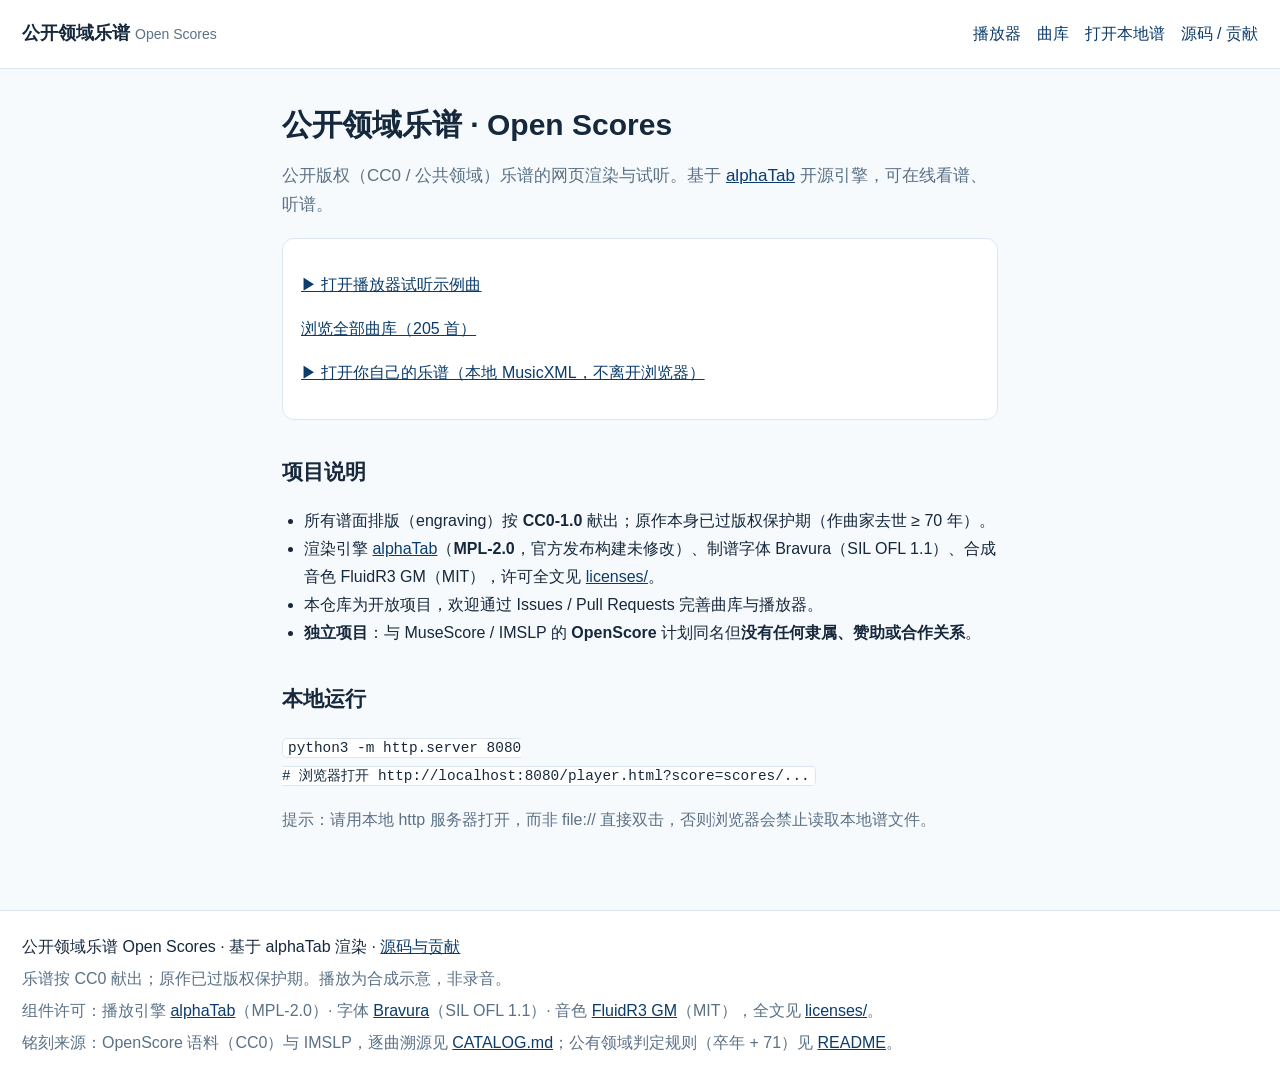
<file: index.html>
<!DOCTYPE html>
<html lang="zh-CN">
<head>
<meta charset="utf-8">
<meta name="viewport" content="width=device-width, initial-scale=1">
<title>公开领域乐谱 Open Scores</title>
<meta name="description" content="公开领域（CC0 / 公共领域）乐谱的网页渲染与试听，基于 alphaTab 开源引擎。">
<link rel="stylesheet" href="style.css">
</head>
<body>
<header class="site">
  <a class="brand" href="index.html">公开领域乐谱 <span>Open Scores</span></a>
  <nav>
    <a href="player.html">播放器</a>
    <a href="library.html">曲库</a>
    <a href="my-score.html">打开本地谱</a>
    <a href="https://github.com/caiyc-xd/openscores">源码 / 贡献</a>
  </nav>
</header>
<main>
  <h1>公开领域乐谱 · Open Scores</h1>
  <p class="lead">公开版权（CC0 / 公共领域）乐谱的网页渲染与试听。基于 <a href="https://www.alphatab.net/" target="_blank" rel="noopener">alphaTab</a> 开源引擎，可在线看谱、听谱。</p>
  <div class="card">
    <p><a href="player.html?score=scores/艺术歌曲/Jane%20Bingham%20Abbott/Jane%20Bingham%20Abbott%20-%20Just%20for%20Today.mxl">▶ 打开播放器试听示例曲</a></p>
    <p><a href="library.html">浏览全部曲库（205 首）</a></p>
    <p><a href="my-score.html">▶ 打开你自己的乐谱（本地 MusicXML，不离开浏览器）</a></p>
  </div>
  <h2>项目说明</h2>
  <ul>
    <li>所有谱面排版（engraving）按 <strong>CC0-1.0</strong> 献出；原作本身已过版权保护期（作曲家去世 ≥ 70 年）。</li>
    <li>渲染引擎 <a href="https://github.com/CoderLine/alphaTab" target="_blank" rel="noopener">alphaTab</a>（<strong>MPL-2.0</strong>，官方发布构建未修改）、制谱字体 Bravura（SIL OFL 1.1）、合成音色 FluidR3 GM（MIT），许可全文见 <a href="licenses/">licenses/</a>。</li>
    <li>本仓库为开放项目，欢迎通过 Issues / Pull Requests 完善曲库与播放器。</li>
    <li><strong>独立项目</strong>：与 MuseScore / IMSLP 的 <strong>OpenScore</strong> 计划同名但<strong>没有任何隶属、赞助或合作关系</strong>。</li>
  </ul>
  <h2>本地运行</h2>
  <pre><code>python3 -m http.server 8080
# 浏览器打开 http://localhost:8080/player.html?score=scores/...</code></pre>
  <p class="muted">提示：请用本地 http 服务器打开，而非 file:// 直接双击，否则浏览器会禁止读取本地谱文件。</p>
</main>
<footer class="site">
  <p>公开领域乐谱 Open Scores · 基于 alphaTab 渲染 · <a href="https://github.com/caiyc-xd/openscores">源码与贡献</a></p>
  <p class="muted">乐谱按 CC0 献出；原作已过版权保护期。播放为合成示意，非录音。</p>
  <p class="muted">组件许可：播放引擎 <a href="licenses/alphaTab-MPL-2.0.txt" target="_blank" rel="noopener">alphaTab</a>（MPL-2.0）· 字体 <a href="licenses/Bravura-OFL-1.1.txt" target="_blank" rel="noopener">Bravura</a>（SIL OFL 1.1）· 音色 <a href="licenses/FluidR3Mono_GM-MIT.txt" target="_blank" rel="noopener">FluidR3 GM</a>（MIT），全文见 <a href="licenses/" target="_blank" rel="noopener">licenses/</a>。</p>
  <p class="muted">铭刻来源：OpenScore 语料（CC0）与 IMSLP，逐曲溯源见 <a href="scores/CATALOG.md" target="_blank" rel="noopener">CATALOG.md</a>；公有领域判定规则（卒年 + 71）见 <a href="README.md" target="_blank" rel="noopener">README</a>。</p>
</footer>
</body>
</html>
</file>
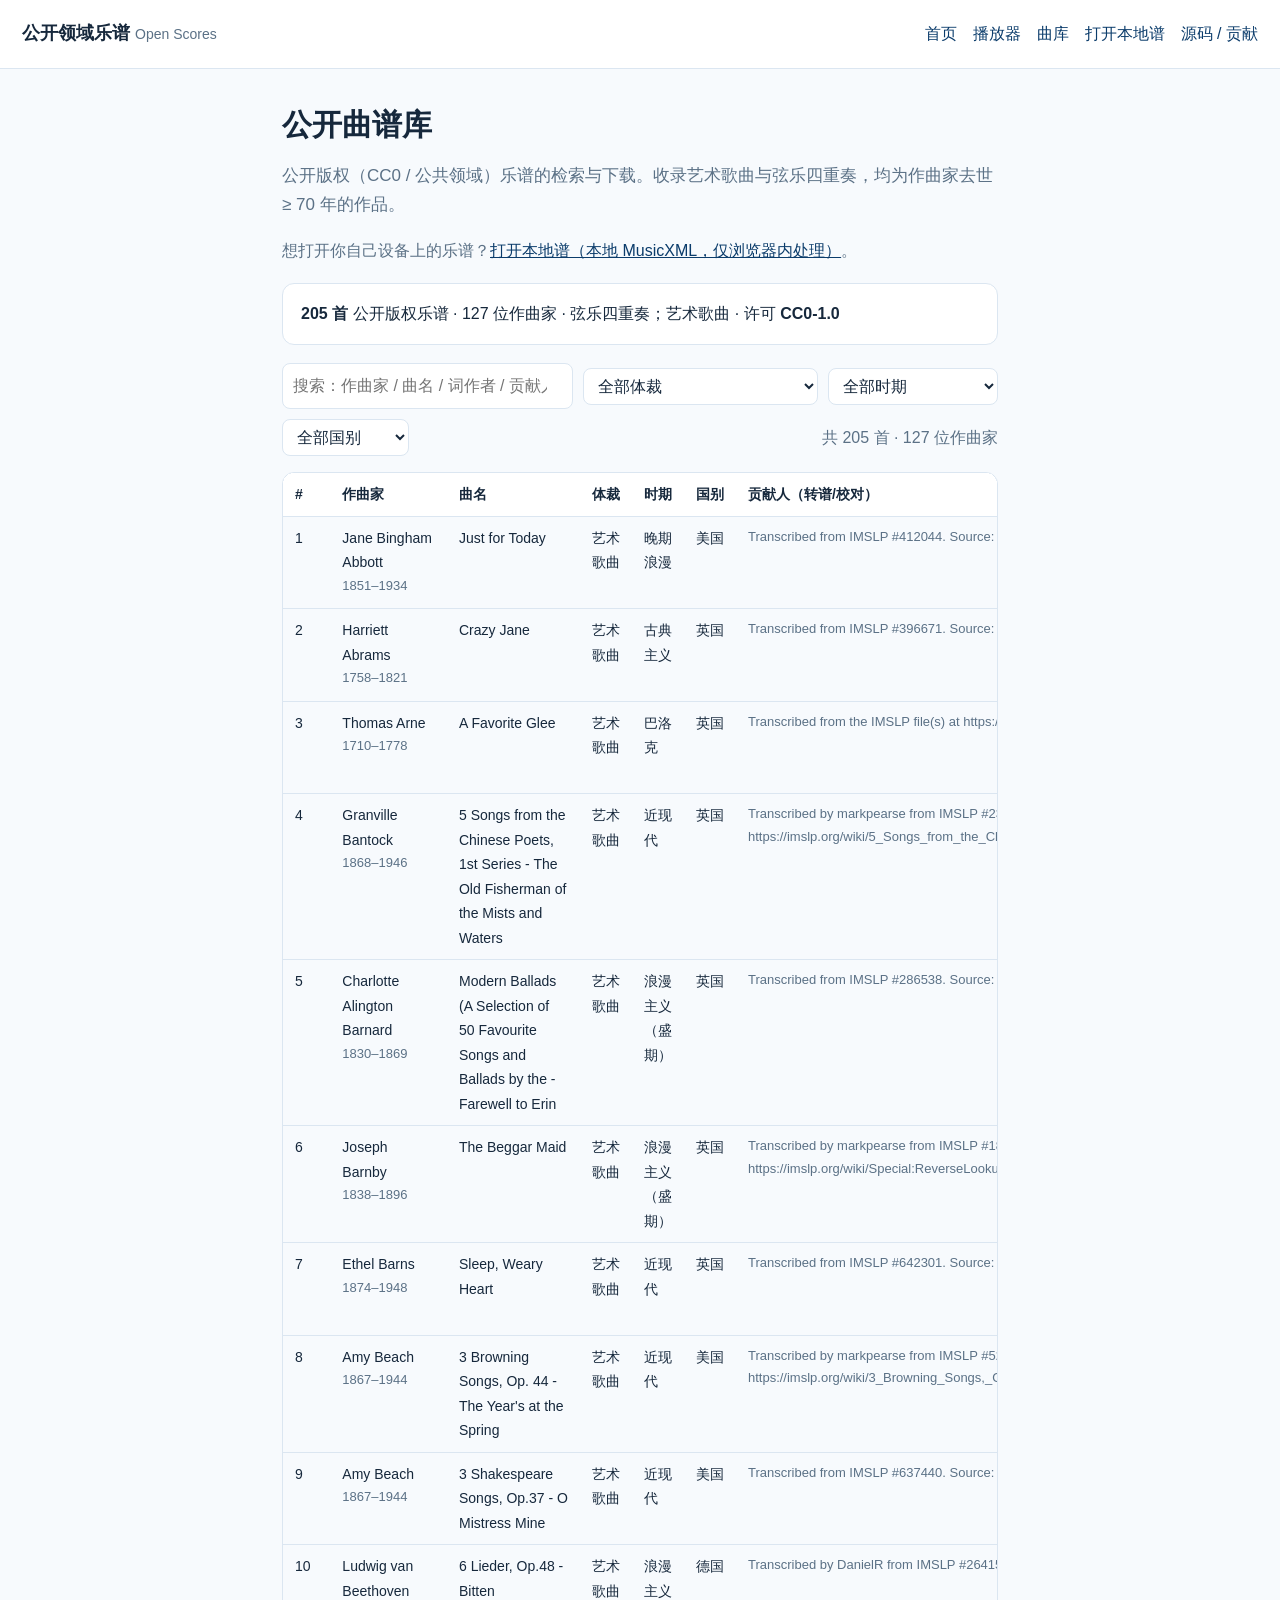
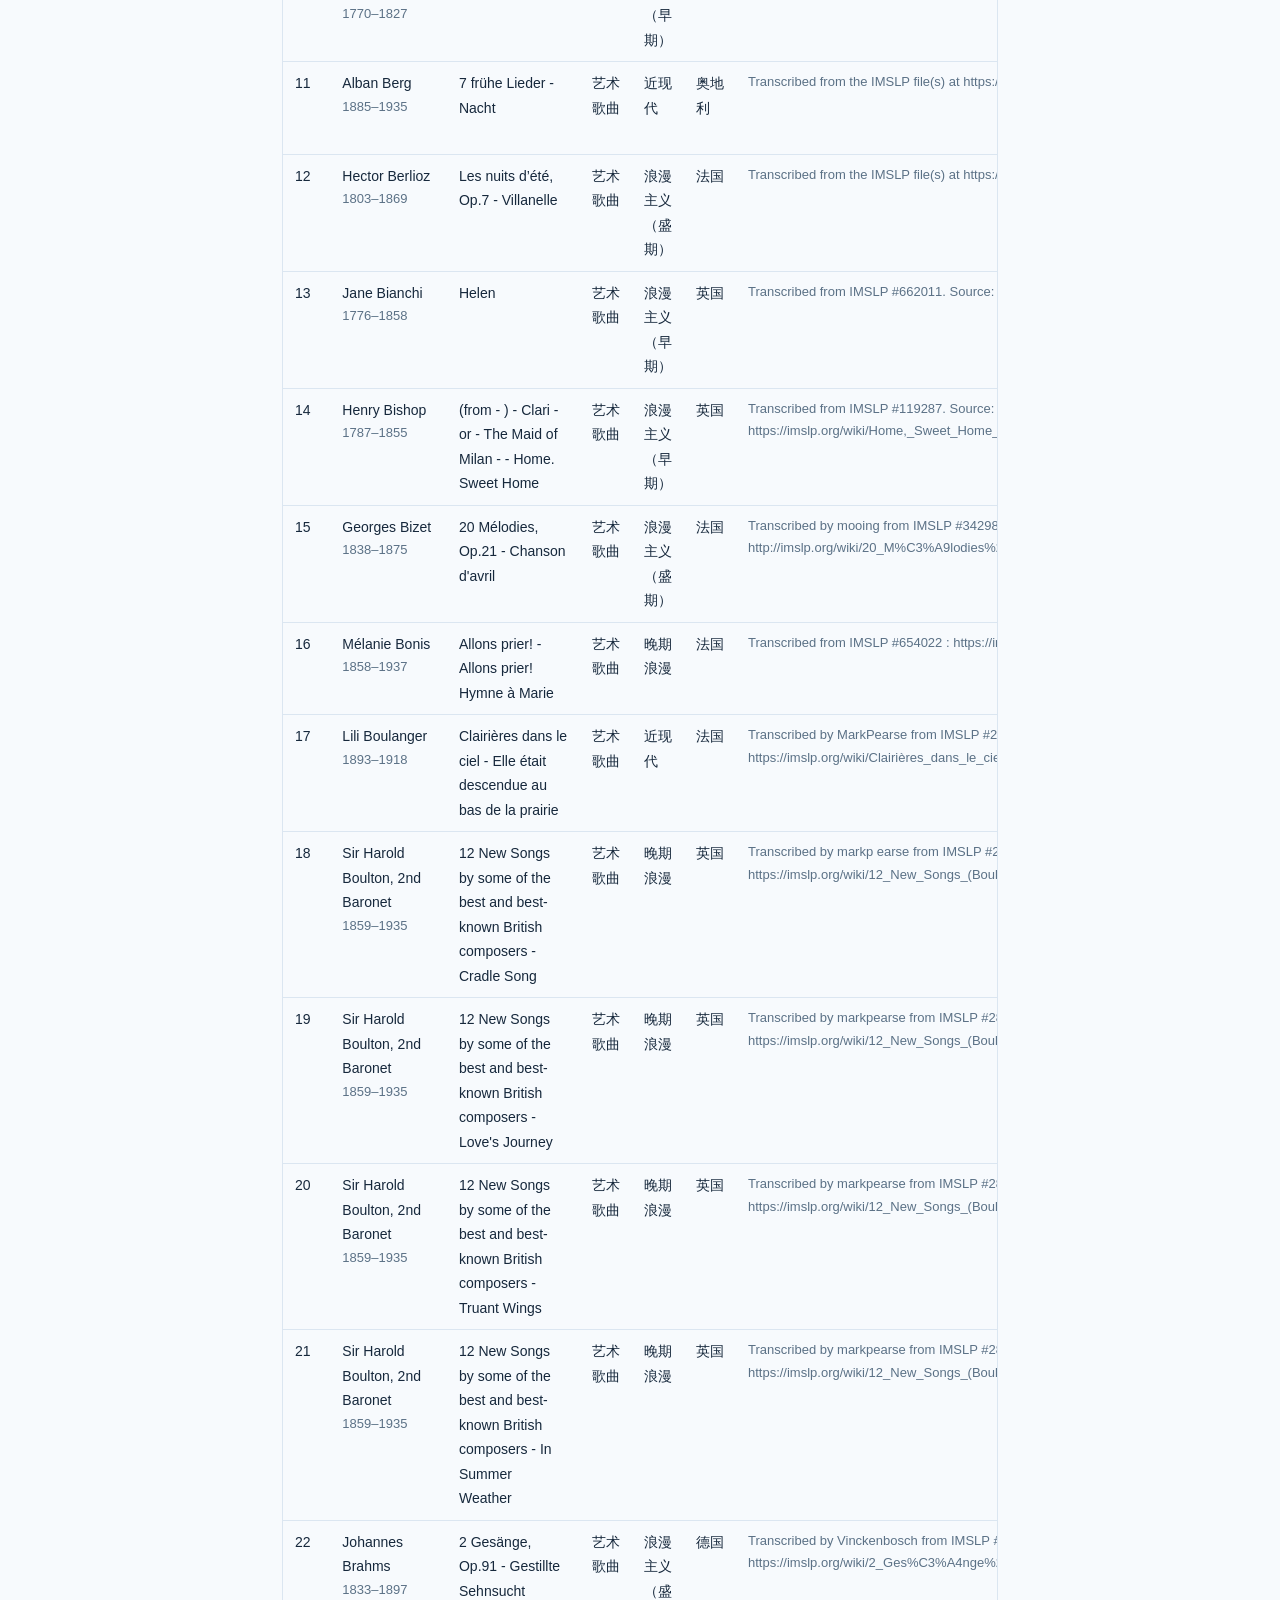
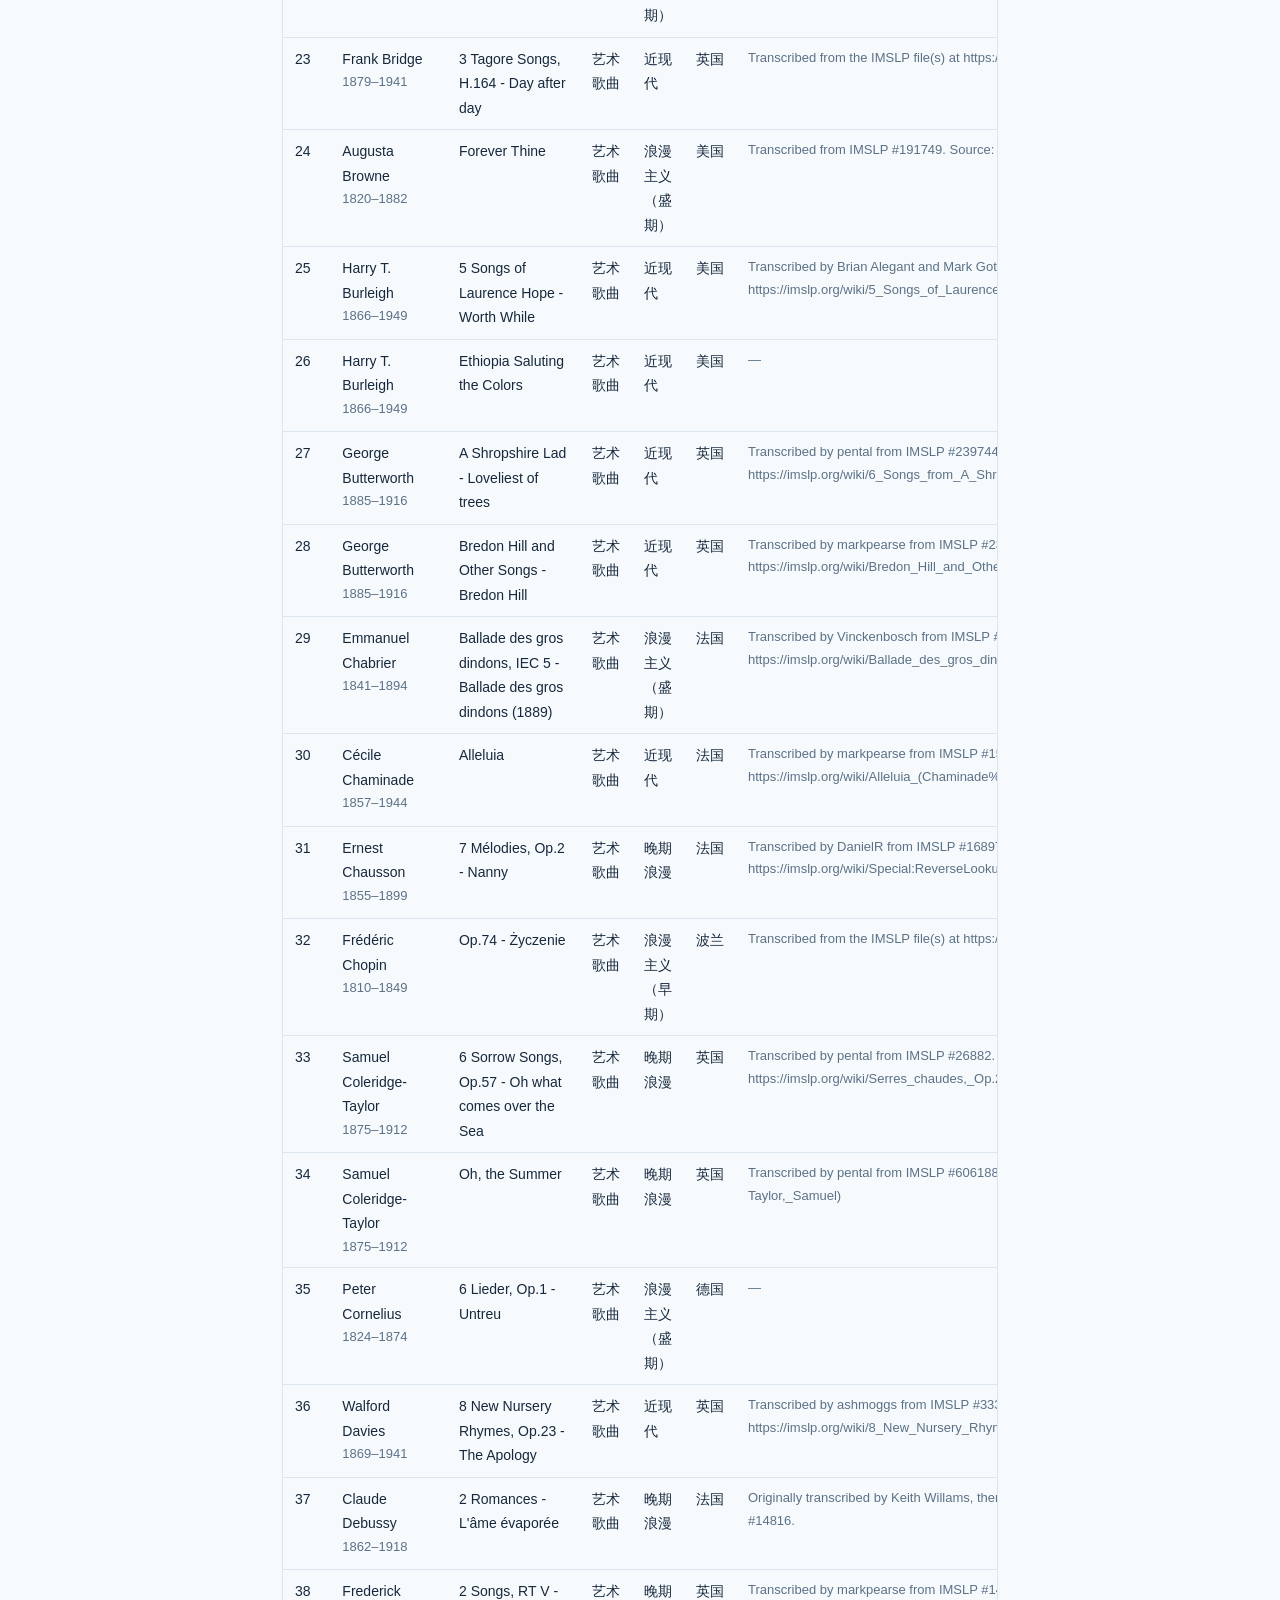
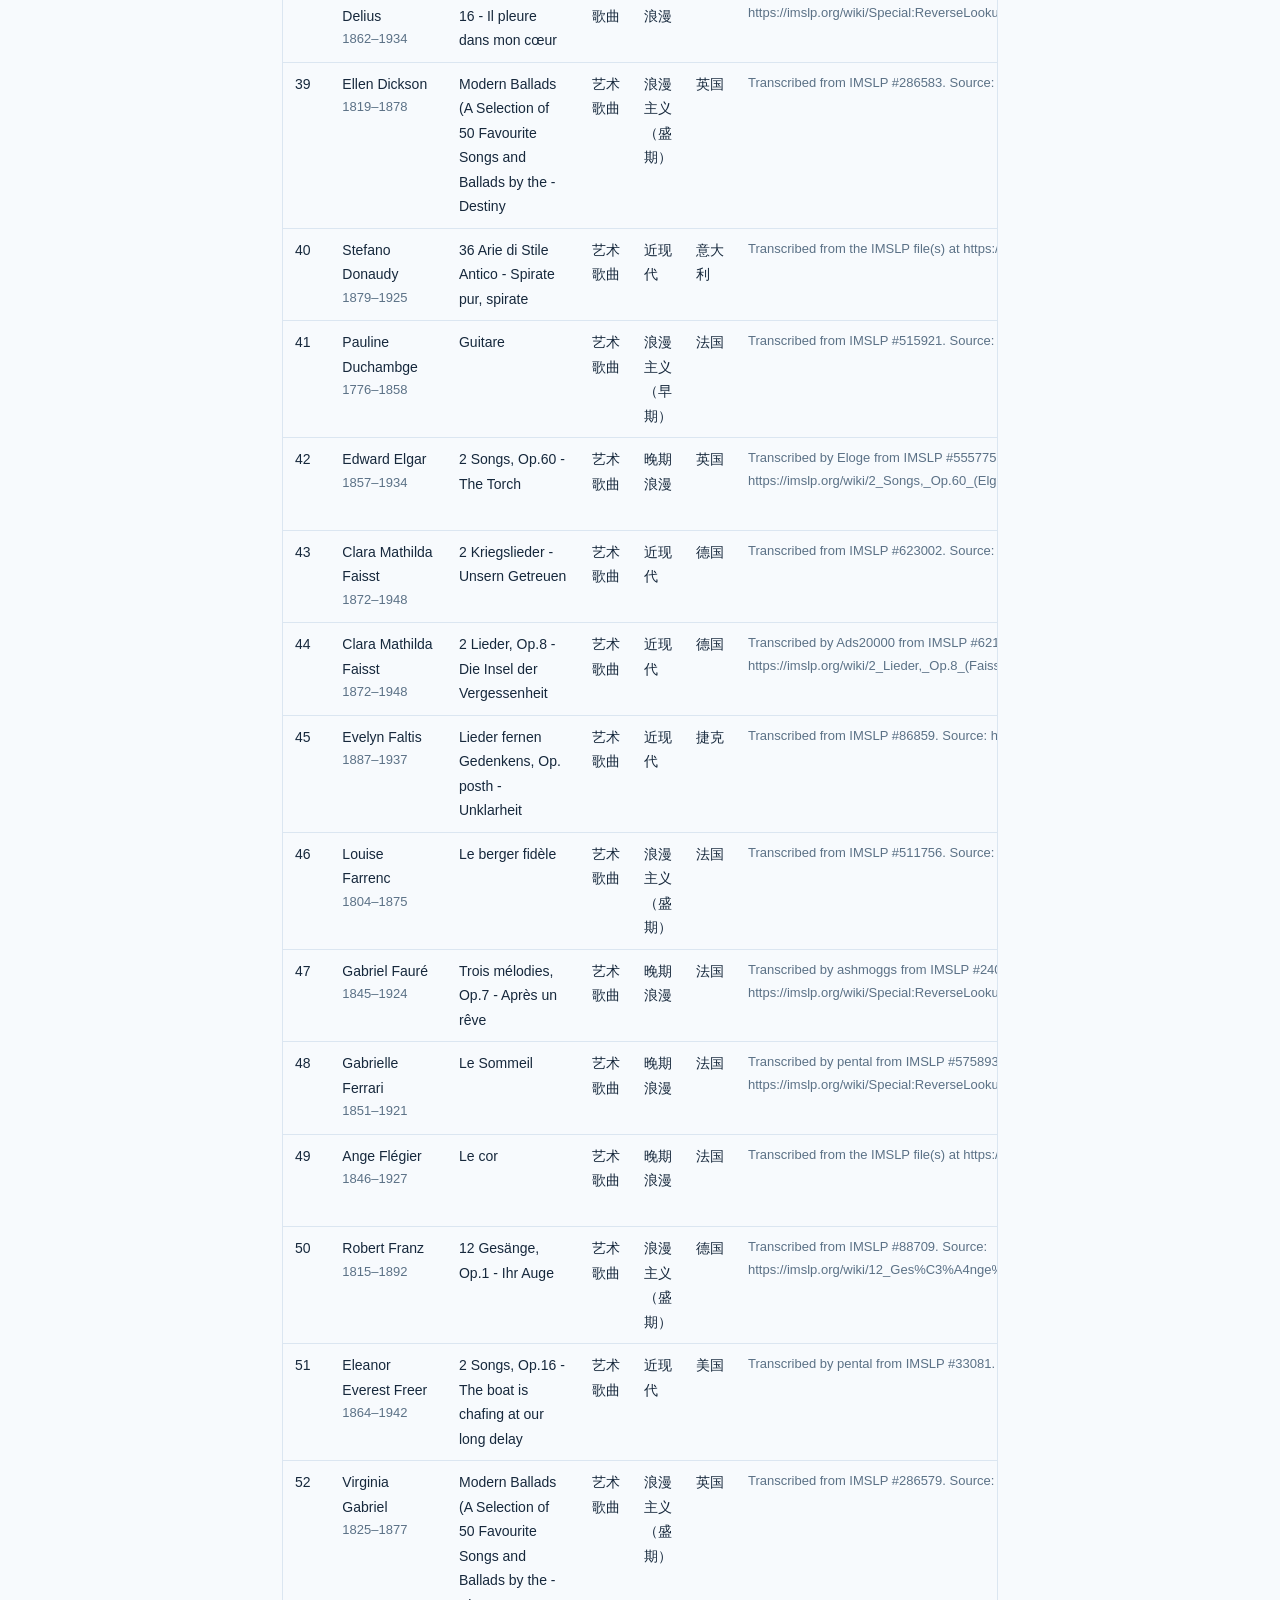
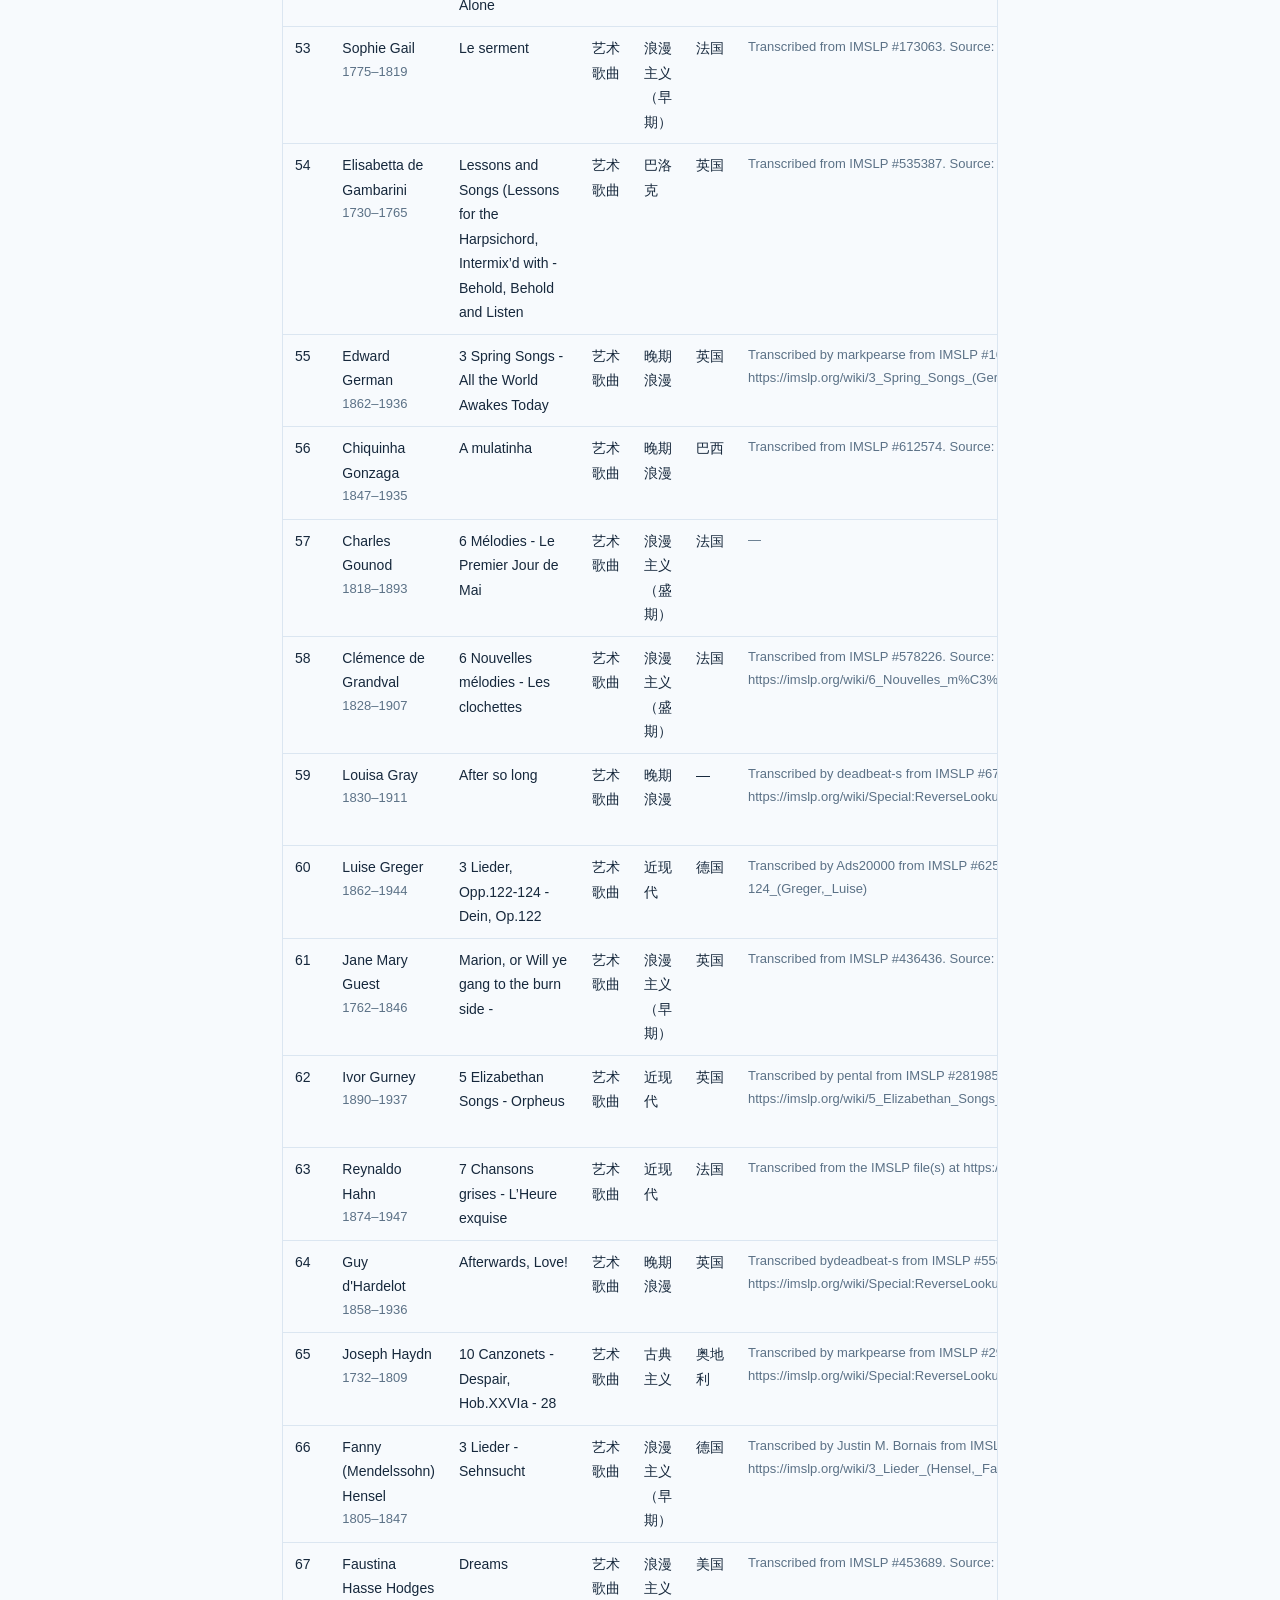
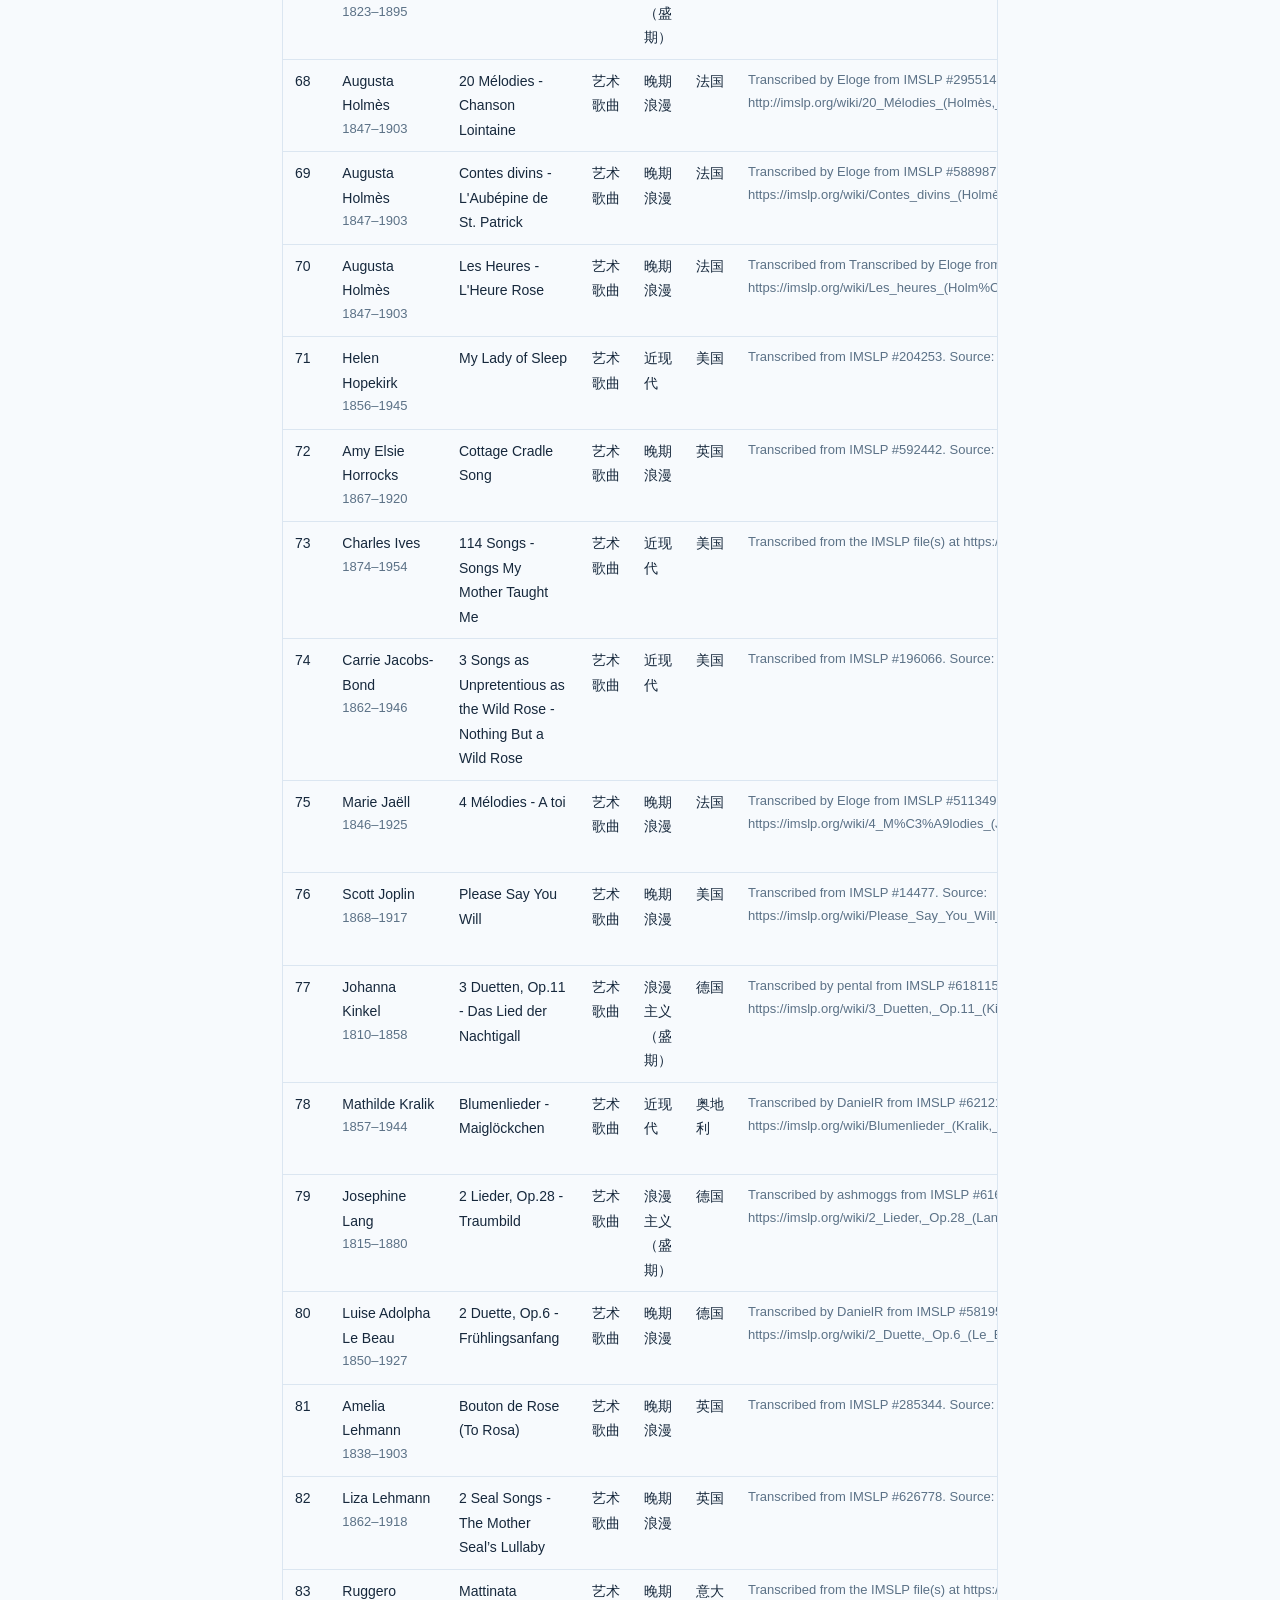
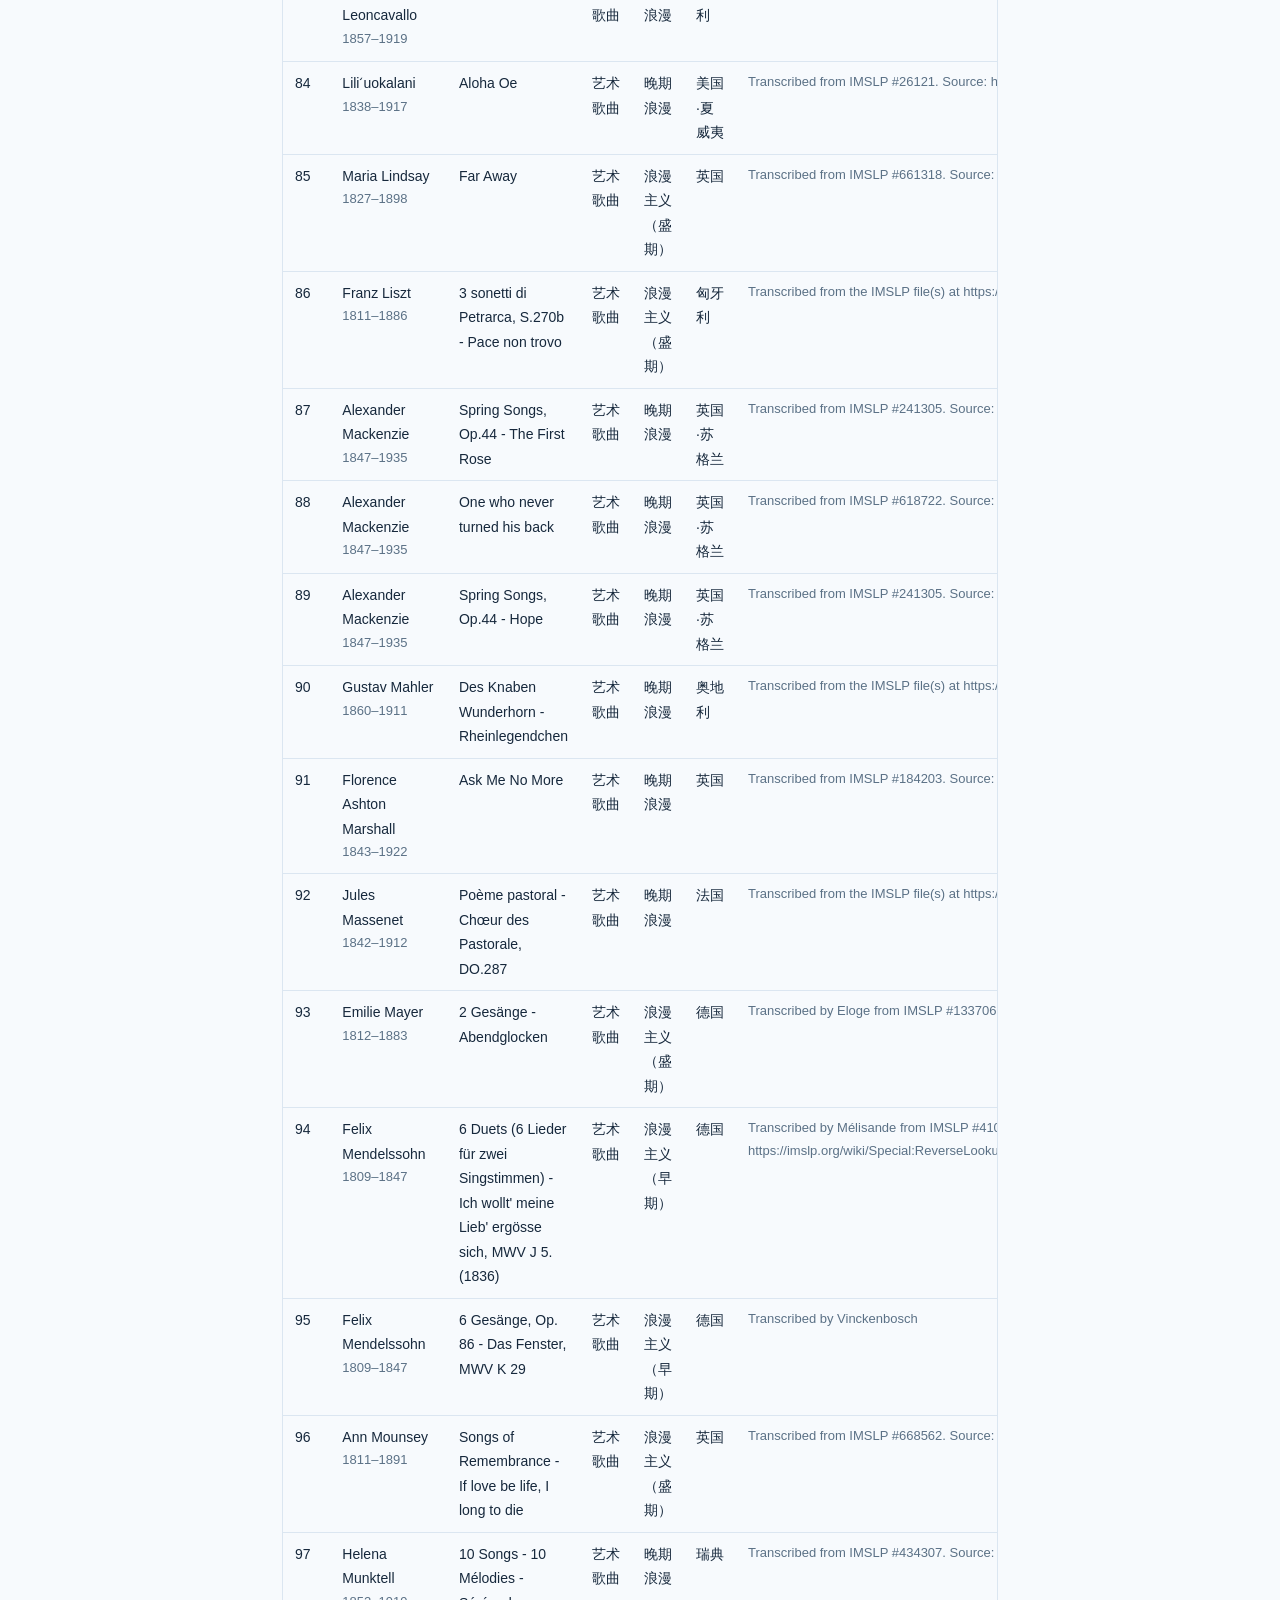
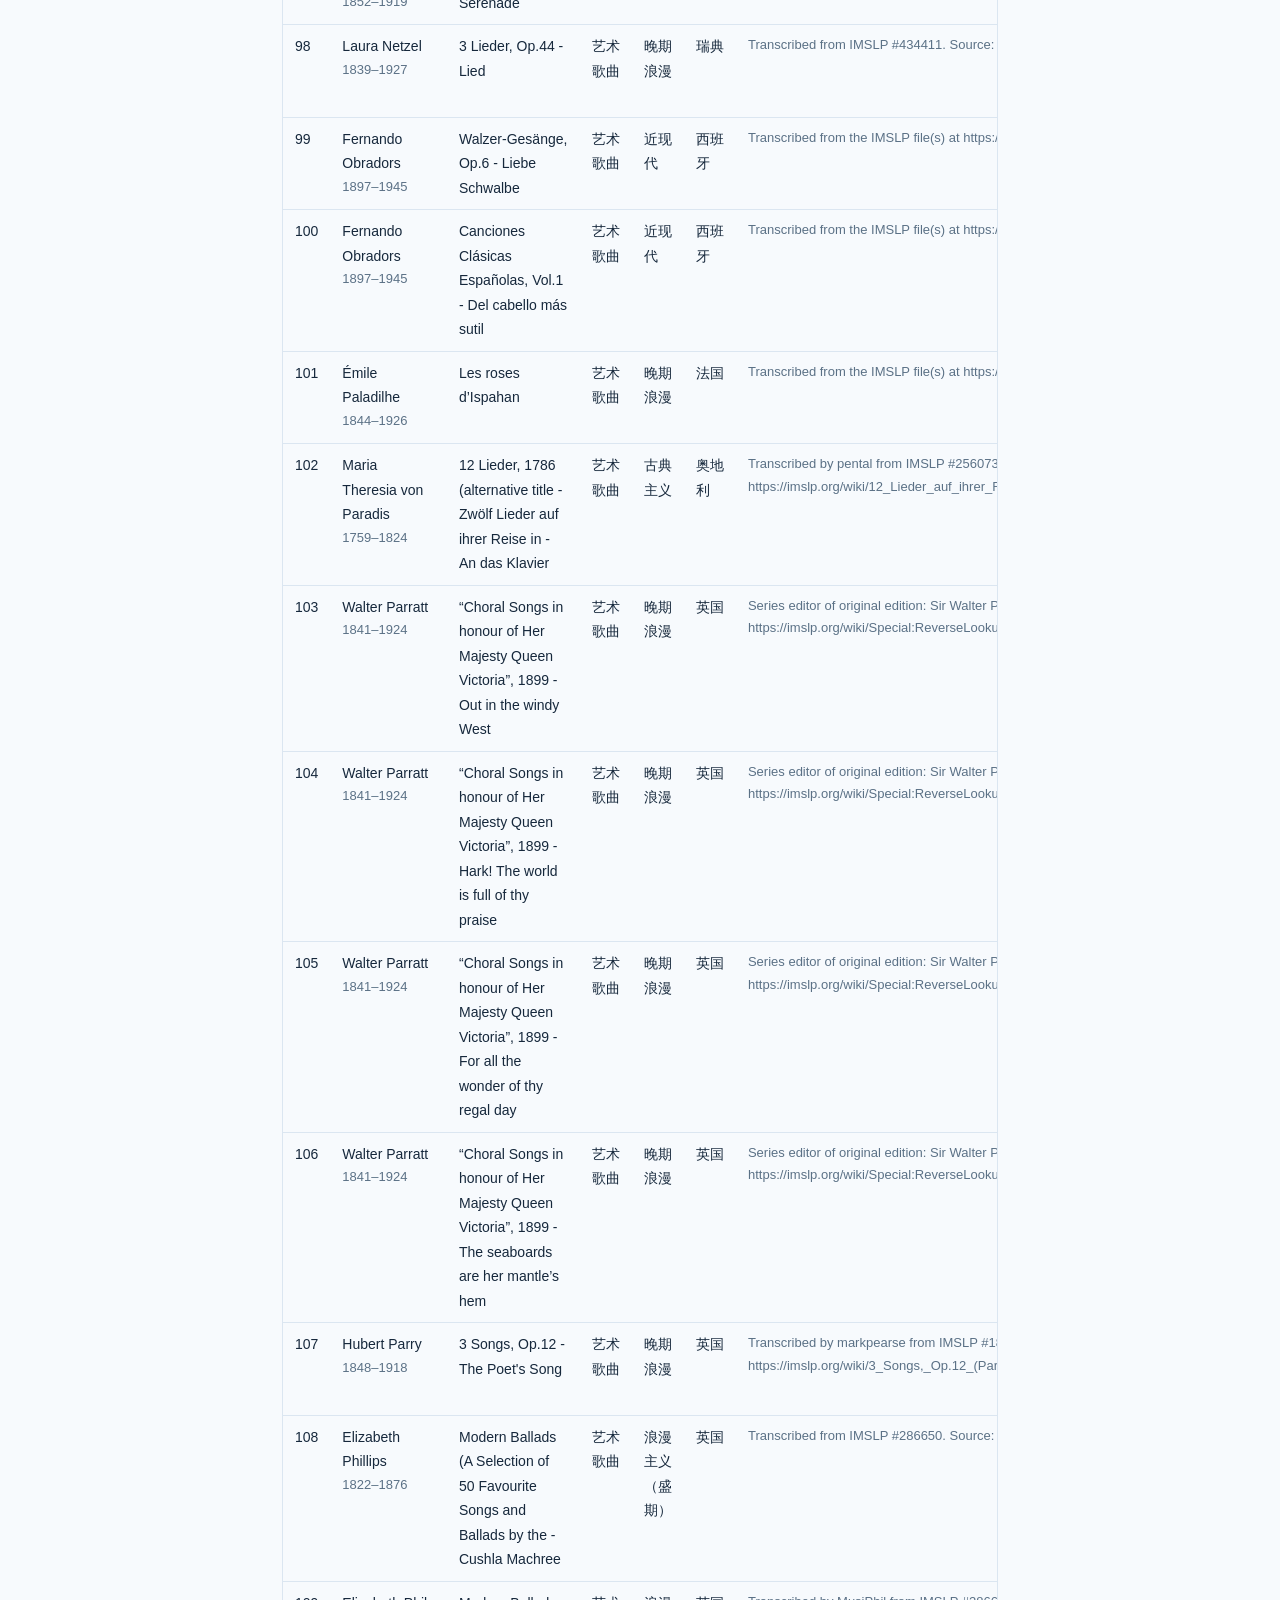
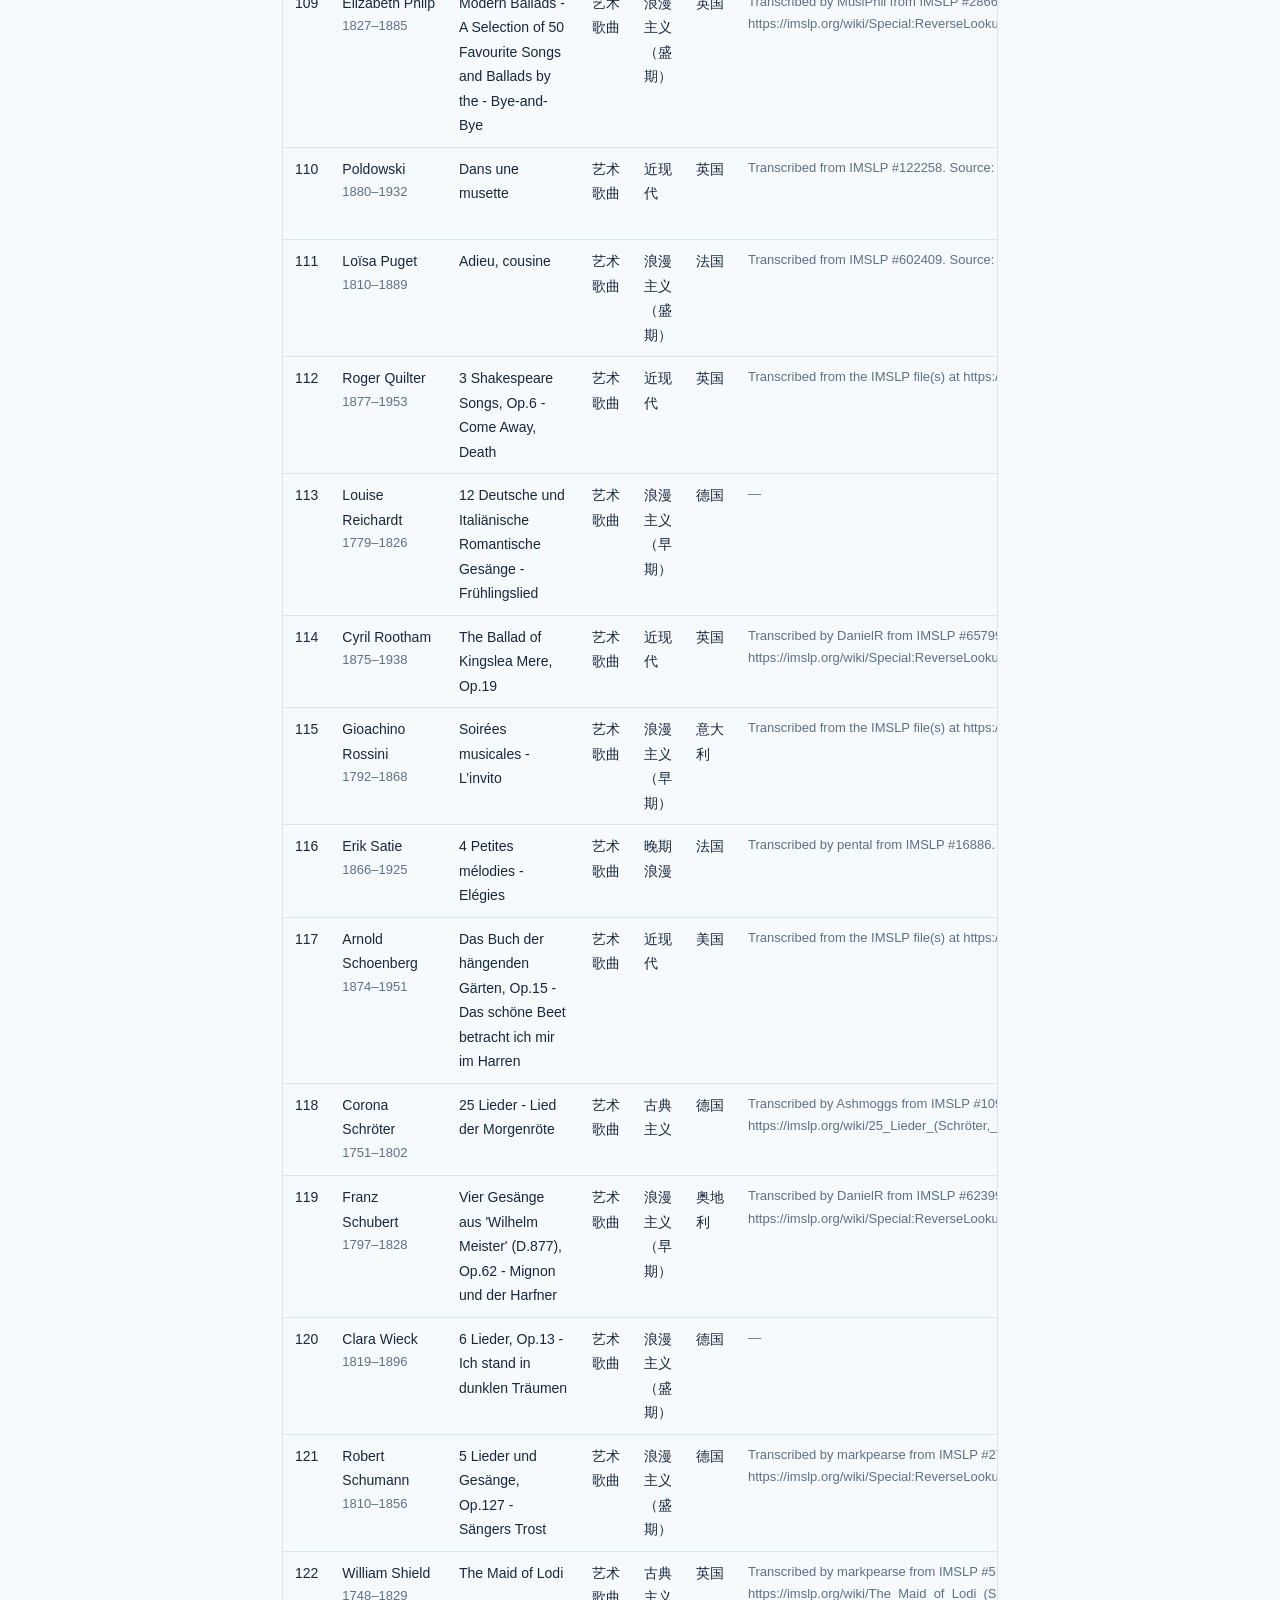
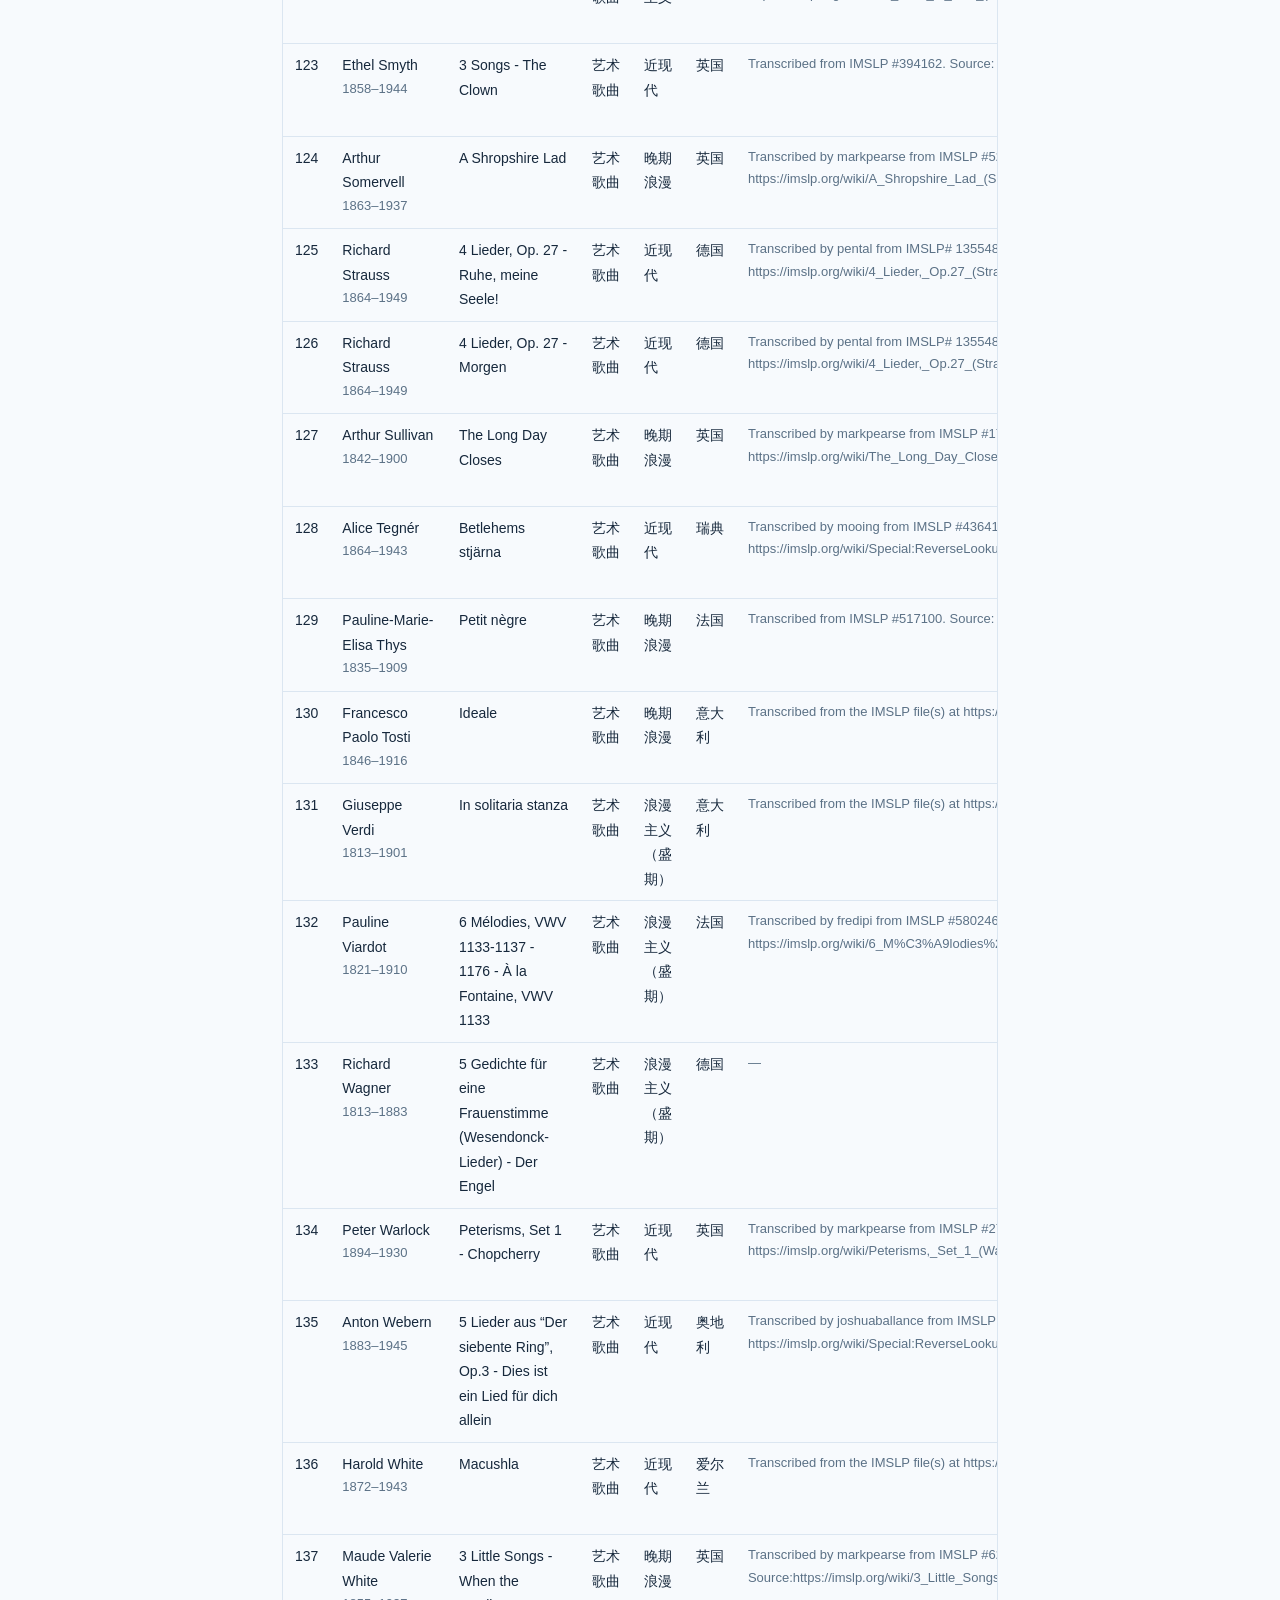
<file: library.html>
<!DOCTYPE html>
<html lang="zh-CN">
<head>
<meta charset="utf-8">
<meta name="viewport" content="width=device-width, initial-scale=1">
<title>公开曲谱库 · Open Scores</title>
<meta name="description" content="公开版权（CC0 / 公共领域）乐谱检索与下载：艺术歌曲与弦乐四重奏，均为作曲家去世 ≥ 70 年的作品。">
<link rel="stylesheet" href="style.css">
<style>
  .controls { display:flex; flex-wrap:wrap; gap:10px; margin:16px 0; align-items:center; }
  .controls input, .controls select {
    font:inherit; padding:8px 10px; border:1px solid var(--line);
    border-radius:8px; background:var(--card); color:var(--fg);
  }
  .controls input[type=search] { flex:1 1 240px; min-width:200px; }
  .count { color:var(--muted); margin-left:auto; white-space:nowrap; }
  .tablewrap { overflow-x:auto; border:1px solid var(--line); border-radius:12px; }
  table { border-collapse:collapse; width:100%; font-size:14px; }
  th, td { text-align:left; padding:9px 12px; border-bottom:1px solid var(--line); vertical-align:top; }
  th { background:var(--card); position:sticky; top:0; cursor:pointer; white-space:nowrap; }
  tbody tr:hover { background:var(--card); }
  .dl { display:inline-block; padding:4px 10px; border:1px solid var(--accent);
        border-radius:7px; color:var(--accent); text-decoration:none; white-space:nowrap; }
  .dl:hover { background:var(--accent); color:var(--bg); }
  .muted2 { color:var(--muted); font-size:13px; }
  .err { color:#c0392b; }
  @media (max-width:560px){ th:nth-child(4),td:nth-child(4),
    th:nth-child(5),td:nth-child(5),th:nth-child(6),td:nth-child(6){ display:none; } }
</style>
</head>
<body>
<header class="site">
  <a class="brand" href="index.html">公开领域乐谱 <span>Open Scores</span></a>
  <nav>
    <a href="index.html">首页</a>
    <a href="player.html">播放器</a>
    <a href="library.html">曲库</a>
    <a href="my-score.html">打开本地谱</a>
    <a href="https://github.com/caiyc-xd/openscores">源码 / 贡献</a>
  </nav>
</header>
<main>
<h1>公开曲谱库</h1>
<p class="lead">公开版权（CC0 / 公共领域）乐谱的检索与下载。收录艺术歌曲与弦乐四重奏，均为作曲家去世 ≥ 70 年的作品。</p>
<p class="muted">想打开你自己设备上的乐谱？<a href="my-score.html">打开本地谱（本地 MusicXML，仅浏览器内处理）</a>。</p>
<div class="card" id="summary">正在加载曲库清单…</div>

<div class="controls">
  <input type="search" id="q" placeholder="搜索：作曲家 / 曲名 / 词作者 / 贡献人…" autocomplete="off">
  <select id="fCat"><option value="">全部体裁</option></select>
  <select id="fEra"><option value="">全部时期</option></select>
  <select id="fNat"><option value="">全部国别</option></select>
  <span class="count" id="count"></span>
</div>

<div class="tablewrap">
<table id="tbl">
  <thead>
    <tr>
      <th>#</th><th>作曲家</th><th>曲名</th><th>体裁</th><th>时期</th><th>国别</th><th>贡献人（转谱/校对）</th><th>源</th><th>下载</th>
    </tr>
  </thead>
  <tbody id="rows"></tbody>
</table>
</div>

<p class="muted2" style="margin-top:14px">
  下载为 <code>.mxl</code>（压缩的 MusicXML，可用 MuseScore、Finale 等直接打开）。
  所有谱面排版（engraving）按 <strong>CC0-1.0</strong> 献出；原作本身已过版权保护期。
  逐曲溯源见 <a href="scores/CATALOG.md">CATALOG.md</a>，完整清单见 <a href="scores/catalog.json">catalog.json</a>。
</p>
</main>
<footer class="site">
  <p>公开领域乐谱 Open Scores · 基于 alphaTab 渲染 · <a href="https://github.com/caiyc-xd/openscores">源码与贡献</a></p>
  <p class="muted">乐谱按 CC0 献出；原作已过版权保护期。播放为合成示意，非录音。</p>
  <p class="muted">组件许可：播放引擎 <a href="licenses/alphaTab-MPL-2.0.txt" target="_blank" rel="noopener">alphaTab</a>（MPL-2.0）· 字体 <a href="licenses/Bravura-OFL-1.1.txt" target="_blank" rel="noopener">Bravura</a>（SIL OFL 1.1）· 音色 <a href="licenses/FluidR3Mono_GM-MIT.txt" target="_blank" rel="noopener">FluidR3 GM</a>（MIT），全文见 <a href="licenses/" target="_blank" rel="noopener">licenses/</a>。</p>
  <p class="muted">铭刻来源：OpenScore 语料（CC0）与 IMSLP，逐曲溯源见 <a href="scores/CATALOG.md" target="_blank" rel="noopener">CATALOG.md</a>；公有领域判定规则（卒年 + 71）见 <a href="README.md" target="_blank" rel="noopener">README</a>。</p>
</footer>

<script>
const $ = s => document.querySelector(s);
let DATA = [];

function dlUrl(p){ return "scores/" + p.replace(/\.(musicxml|xml)$/i, ".mxl"); }
function esc(s){ return (s==null?"":String(s)).replace(/[&<>"]/g, c => ({"&":"&amp;","<":"&lt;",">":"&gt;",'"':"&quot;"}[c])); }

function uniq(arr){ return [...new Set(arr.filter(Boolean))].sort((a,b)=>a.localeCompare(b,"zh")); }

function buildFilters(){
  const cats = uniq(DATA.map(d=>d.category));
  const eras = uniq(DATA.map(d=>d.era));
  const nats = uniq(DATA.map(d=>d.nationality));
  cats.forEach(v=>$("#fCat").append(new Option(v, v)));
  eras.forEach(v=>$("#fEra").append(new Option(v, v)));
  nats.forEach(v=>$("#fNat").append(new Option(v, v)));
}

function render(){
  const q = $("#q").value.trim().toLowerCase();
  const fc = $("#fCat").value, fe = $("#fEra").value, fn = $("#fNat").value;
  const rows = DATA.filter(d=>{
    if(fc && d.category!==fc) return false;
    if(fe && d.era!==fe) return false;
    if(fn && d.nationality!==fn) return false;
    if(q){
      const hay = [d.composer,d.title,d.work,d.movement,d.lyricist,d.contributor,d.arranger]
                  .filter(Boolean).join(" ").toLowerCase();
      if(!hay.includes(q)) return false;
    }
    return true;
  });
  const ncomposers = new Set(rows.map(d=>d.composer)).size;
  $("#count").textContent = `共 ${rows.length} 首 · ${ncomposers} 位作曲家`;
  const tb = $("#rows"); tb.innerHTML = "";
  rows.forEach((d,i)=>{
    const tr = document.createElement("tr");
    const src = d.source_url || d.imslp || "";
    const srcCell = src ? `<a href="${esc(src)}" target="_blank" rel="noopener">源站 ↗</a>` : "—";
    const cat = (d.category||"").split(" ")[0];
    const playUrl = "player.html?score=" + encodeURIComponent("scores/" + d.path.replace(/\.(musicxml|xml)$/i, ".mxl"));
    tr.innerHTML =
      `<td>${i+1}</td>`+
      `<td>${esc(d.composer)}<div class="muted2">${esc(d.born)}–${esc(d.died)}</div></td>`+
      `<td>${esc(d.title)}</td>`+
      `<td>${esc(cat)}</td>`+
      `<td>${esc(d.era)}</td>`+
      `<td>${esc(d.nationality)}</td>`+
      `<td class="muted2">${esc(d.contributor||"—")}</td>`+
      `<td>${srcCell}</td>`+
      `<td><a class="dl" href="${esc(playUrl)}">试听</a> <a class="dl" href="${esc(dlUrl(d.path))}" download>↓ .mxl</a></td>`;
    tb.appendChild(tr);
  });
}

function init(summary){
  buildFilters();
  $("#summary").innerHTML =
    `<strong>${summary.n} 首</strong> 公开版权乐谱 · ${summary.composers} 位作曲家 · `+
    `${summary.cats.join("；")} · 许可 <strong>CC0-1.0</strong>`;
  ["q","fCat","fEra","fNat"].forEach(id=>$("#"+id).addEventListener("input", render));
  render();
}

fetch("scores/catalog.json")
  .then(r=>{ if(!r.ok) throw new Error(r.status); return r.json(); })
  .then(j=>{
    DATA = j.pieces || [];
    const composers = new Set(DATA.map(d=>d.composer));
    const cats = uniq(DATA.map(d=>d.category)).map(c=>c.split(" ")[0]);
    init({n:DATA.length, composers:composers.size, cats});
  })
  .catch(e=>{
    $("#summary").innerHTML = `<span class="err">清单加载失败：${esc(e.message)}。`+
      `请通过 GitHub Pages 访问，或确认 scores/catalog.json 已随仓库发布。</span>`;
  });
</script>
</body>
</html>
</file>
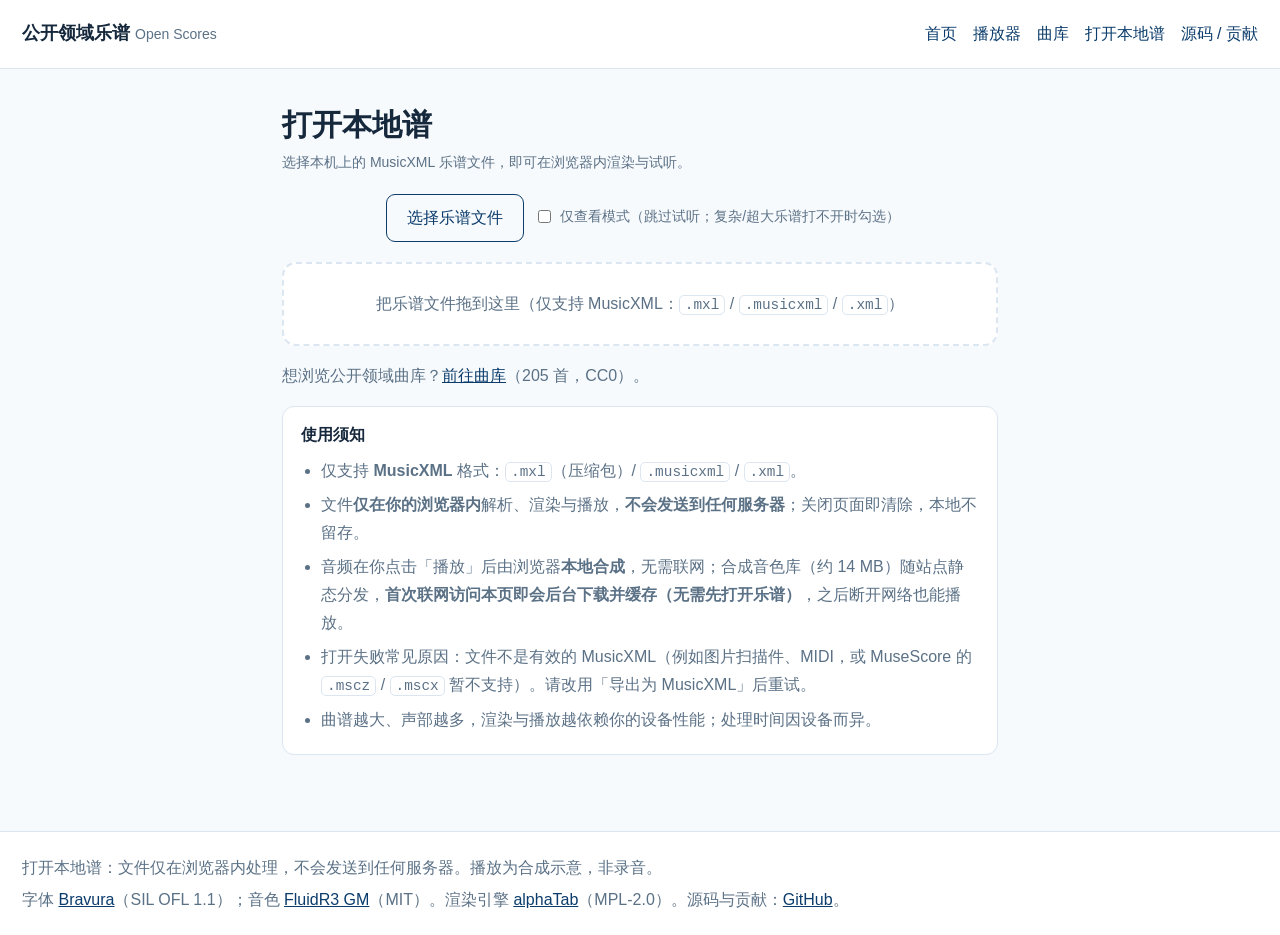
<file: my-score.html>
<!DOCTYPE html>
<html lang="zh-CN">
<head>
<meta charset="utf-8">
<meta name="viewport" content="width=device-width, initial-scale=1">
<link rel="icon" href="data:,">
<title>打开本地谱 · Open Scores</title>
<meta name="description" content="在浏览器内打开你自己的 MusicXML 乐谱并渲染、试听：文件仅在本地处理，不会发送到任何服务器。">
<link rel="stylesheet" href="style.css">
<style>
  .back { display:inline-block; margin:6px 0 4px; color:var(--accent); text-decoration:none; }
  .meta { color:var(--muted); font-size:14px; margin:6px 0 14px; }
  .meta a { color:var(--accent); }
  .player-bar {
    position:sticky; top:0; z-index:5; display:flex; align-items:center; gap:12px;
    background:var(--card); border:1px solid var(--line); border-radius:12px;
    padding:10px 14px; margin:6px 0 16px; flex-wrap:wrap;
  }
  .pbtn {
    font:inherit; cursor:pointer; border:1px solid var(--accent); color:var(--accent);
    background:transparent; border-radius:9px; padding:7px 14px; min-width:96px;
  }
  .pbtn:hover:not(:disabled) { background:var(--accent); color:var(--bg); }
  .pbtn:disabled { opacity:.45; cursor:not-allowed; }
  .ptime { font-variant-numeric:tabular-nums; color:var(--muted); font-size:13px; white-space:nowrap; }
  .pwrap { flex:1 1 160px; height:8px; background:var(--line); border-radius:6px; overflow:hidden; min-width:120px; }
  .pfill { height:100%; width:0%; background:var(--accent); transition:width .08s linear; }
  #alphaTab { width:100%; max-height:72vh; overflow:auto; border:1px solid var(--line); border-radius:12px; padding:10px; background:var(--card); }
  .status { color:var(--muted); font-size:14px; min-height:20px; margin-top:8px; }
  .err { color:#c0392b; }
  .warn { color:#b9770e; }
  @media (prefers-color-scheme: dark){ #alphaTab { background:#fff; } #alphaTab { color:#16283c; } }
  .ctrl-row { display:flex; align-items:center; gap:14px; flex-wrap:wrap; margin:0 0 14px; }
  .ctrl-row label { color:var(--muted); font-size:14px; }
  .ctrl-row select, .ctrl-row input[type=range] { font:inherit; padding:5px 8px; border-radius:8px; border:1px solid var(--line); background:var(--card); color:inherit; }
  .ctrl-row select:disabled, .ctrl-row input[type=range]:disabled { opacity:.45; cursor:not-allowed; }
  .pg { display:inline-flex; align-items:center; gap:10px; }
  .pbtn.sm { min-width:auto; padding:6px 12px; font-size:14px; }
  .pbtn.sm:disabled { opacity:.45; cursor:not-allowed; }
  .pageInfo { color:var(--muted); font-size:14px; font-variant-numeric:tabular-nums; }
  .at-cursor-beat { background:#c0392b !important; width:2px !important; }
  .at-cursor-bar  { background:rgba(192,57,43,0.30) !important; }
  .at-selection   { background:rgba(192,57,43,0.12) !important; }
  .loadbar { height:10px; background:var(--line); border-radius:5px; overflow:hidden; margin-top:8px; }
  .loadfill { height:100%; width:0%; background:var(--accent); transition:width .12s linear; }
  .loadbar.indeterminate .loadfill { width:35%; animation:indet 1.1s ease-in-out infinite; }
  @keyframes indet { 0%{ transform:translateX(-120%); } 100%{ transform:translateX(320%); } }
  .ctrl-row input[type=range]{ vertical-align:middle; }
  #speedVal { color:var(--muted); font-size:13px; min-width:34px; display:inline-block; }
  /* 打开本地谱：拖拽区 / 选择按钮 / 提示 */
  .open { text-align:center; margin:10px 0 4px; }
  .filebtn {
    display:inline-block; font:inherit; cursor:pointer; border:1px solid var(--accent);
    color:var(--accent); background:transparent; border-radius:9px; padding:9px 20px; margin:6px;
  }
  .filebtn:hover { background:var(--accent); color:var(--bg); }
  .chk { display:inline-flex; align-items:center; gap:6px; color:var(--muted); font-size:14px; margin-top:8px; cursor:pointer; }
  .chk input { width:auto; }
  .filebtn.disabled { opacity:.5; pointer-events:none; cursor:not-allowed; }
  .dropzone.disabled { opacity:.5; pointer-events:none; cursor:not-allowed; }
  .dropzone {
    border:2px dashed var(--line); border-radius:14px; padding:26px 18px; margin:14px 0;
    text-align:center; color:var(--muted); cursor:pointer; background:var(--card);
    transition:border-color .15s, background .15s;
  }
  .dropzone.over { border-color:var(--accent); background:var(--bg); }
  .hints { background:var(--card); border:1px solid var(--line); border-radius:12px; padding:14px 18px; margin:16px 0; }
  .hints h3 { margin:0 0 8px; font-size:16px; }
  .hints ul { margin:0; padding-left:20px; }
  .hints li { color:var(--muted); margin:6px 0; }
</style>
</head>
<body>
<header class="site">
  <a class="brand" href="index.html">公开领域乐谱 <span>Open Scores</span></a>
  <nav>
    <a href="index.html">首页</a>
    <a href="player.html">播放器</a>
    <a href="library.html">曲库</a>
    <a href="my-score.html">打开本地谱</a>
    <a href="https://github.com/caiyc-xd/openscores">源码 / 贡献</a>
  </nav>
</header>
<main>
<h1 id="title">打开本地谱</h1>
<div class="meta" id="meta">选择本机上的 MusicXML 乐谱文件，即可在浏览器内渲染与试听。</div>

<div class="open">
  <label class="filebtn">选择乐谱文件
    <input type="file" id="file" accept=".mxl,.musicxml,.xml,application/vnd.recordare.musicxml+xml" hidden>
  </label>
  <label class="chk"><input type="checkbox" id="viewOnly"> 仅查看模式（跳过试听；复杂/超大乐谱打不开时勾选）</label>
</div>
<div class="dropzone" id="dropzone">
  把乐谱文件拖到这里（仅支持 MusicXML：<code>.mxl</code> / <code>.musicxml</code> / <code>.xml</code>）
</div>
<p class="muted">想浏览公开领域曲库？<a href="library.html">前往曲库</a>（205 首，CC0）。</p>

<div class="hints">
  <h3>使用须知</h3>
  <ul>
    <li>仅支持 <strong>MusicXML</strong> 格式：<code>.mxl</code>（压缩包）/ <code>.musicxml</code> / <code>.xml</code>。</li>
    <li>文件<strong>仅在你的浏览器内</strong>解析、渲染与播放，<strong>不会发送到任何服务器</strong>；关闭页面即清除，本地不留存。</li>
    <li>音频在你点击「播放」后由浏览器<strong>本地合成</strong>，无需联网；合成音色库（约 14&nbsp;MB）随站点静态分发，<strong>首次联网访问本页即会后台下载并缓存（无需先打开乐谱）</strong>，之后断开网络也能播放。</li>
    <li>打开失败常见原因：文件不是有效的 MusicXML（例如图片扫描件、MIDI，或 MuseScore 的 <code>.mscz</code> / <code>.mscx</code> 暂不支持）。请改用「导出为 MusicXML」后重试。</li>
    <li>曲谱越大、声部越多，渲染与播放越依赖你的设备性能；处理时间因设备而异。</li>
  </ul>
</div>

<div id="workspace" hidden>
  <div class="player-bar">
    <button class="pbtn" id="play" disabled>▶ 播放</button>
    <button class="pbtn" id="stop" disabled>■ 停止</button>
    <span class="ptime" id="time">0:00 / 0:00</span>
    <div class="pwrap"><div class="pfill" id="fill"></div></div>
  </div>

  <div class="ctrl-row">
    <label>布局：
      <select id="layout" disabled>
        <option value="page">分页（自动换行）</option>
        <option value="horizontal">流式（横向滚动）</option>
      </select>
    </label>
    <label>声部：
      <select id="part" hidden disabled>
        <option value="all">总谱（全部声部）</option>
      </select>
    </label>
    <label>速度：
      <input type="range" id="speed" min="0.5" max="2" step="0.05" value="1" disabled>
      <span id="speedVal">1.0×</span>
    </label>
    <label>音色：<span class="muted" title="随仓库分发的音色库，MIT 许可">FluidR3 GM（压缩 · MIT）</span></label>
    <span class="pg" id="pageCtl">
      <button class="pbtn sm" id="prevPage" disabled>‹ 上一页</button>
      <span class="pageInfo" id="pageInfo">第 1 / 1 页</span>
      <button class="pbtn sm" id="nextPage" disabled>下一页 ›</button>
    </span>
  </div>

  <div id="alphaTab"></div>
  <div class="status" id="status">请先选择乐谱文件。</div>
  <div class="loadbar" id="loadbar" hidden><div class="loadfill" id="loadfill"></div></div>
</div>
</main>
<footer class="site">
  <p class="muted">打开本地谱：文件仅在浏览器内处理，不会发送到任何服务器。播放为合成示意，非录音。</p>
  <p class="muted">字体 <a href="licenses/Bravura-OFL-1.1.txt" target="_blank" rel="noopener">Bravura</a>（SIL OFL 1.1）；音色 <a href="licenses/FluidR3Mono_GM-MIT.txt" target="_blank" rel="noopener">FluidR3 GM</a>（MIT）。渲染引擎 <a href="licenses/alphaTab-MPL-2.0.txt" target="_blank" rel="noopener">alphaTab</a>（MPL-2.0）。源码与贡献：<a href="https://github.com/caiyc-xd/openscores">GitHub</a>。</p>
</footer>

<script src="player/alphaTab.min.js"></script>
<script src="player/navfix.js"></script>
<script>
const $ = s => document.querySelector(s);
const status = $("#status");
const root = $("#alphaTab");
const layoutSel = $("#layout");
const partSel = $("#part");
const speedEl = $("#speed");
const viewOnlyEl = $("#viewOnly");
const speedVal = $("#speedVal");
const pageCtl = $("#pageCtl");

function fmt(ms){
  if(ms==null || isNaN(ms)) return "0:00";
  const s = Math.max(0, Math.floor(ms/1000));
  return Math.floor(s/60) + ":" + String(s%60).padStart(2,"0");
}
function esc(s){ return (s==null?"":String(s)).replace(/[&<>"]/g,c=>({"&":"&amp;","<":"&lt;",">":"&gt;",'"':"&quot;"}[c])); }

let api = null;
let pages = [], curPage = 0, playing = false;
let domBound = false;
let soundFontReady = false;
let resourcesReady = false;
let currentBlobUrl = null;
let soundFontBlobUrl = null;
let currentEnablePlayer = true;   // 当前谱是否启用试听（仅查看模式时为 false）
let openWatchdog = null;          // 打开超时看门狗（卡在解析/渲染时自动回退到「仅查看」）
let soundFontFetching = false;

function initDomControls(){
  if(domBound) return; domBound = true;
  $("#play").onclick = () => {
    try {
      if(!soundFontReady){
        status.innerHTML = '<span class="err">音色库尚未就绪，请等待下载/加载完成（状态栏显示「所有资源已就绪」）后再播放。</span>';
        return;
      }
      if(api) api.playPause();
    } catch(e){ status.innerHTML='<span class="err">播放失败：'+esc(e.message)+'</span>'; }
  };
  $("#stop").onclick = () => { try { if(api) api.stop(); $("#fill").style.width="0%"; $("#time").textContent="0:00 / 0:00"; } catch(e){} };
  partSel.addEventListener("change", function(){ status.textContent="正在渲染…"; renderCurrent(); applyTrackAudio(); });
  layoutSel.addEventListener("change", function(){
    const isPage = layoutSel.value === "page";
    pageCtl.hidden = !isPage;
    if(api) api.settings.display.layoutMode = isPage ? alphaTab.LayoutMode.Page : alphaTab.LayoutMode.Horizontal;
    renderCurrent();
  });
  speedEl.addEventListener("input", applySpeed);
  $("#prevPage").addEventListener("click", () => goToPage(curPage-1));
  $("#nextPage").addEventListener("click", () => goToPage(curPage+1));
}

function bindApi(a){
  a.error.on(function(e){
    status.innerHTML = '<span class="err">打开错误：'+esc((e&&e.message)||(e&&e.name)||e||"未知错误")+'</span>';
  });
  a.playerStateChanged.on(function(args){
    const Playing = (alphaTab.PlayerState && alphaTab.PlayerState.Playing) || 1;
    const st = (args && typeof args === "object") ? args.state : args;
    playing = (st===Playing);
    $("#play").textContent = playing ? "⏸ 暂停" : "▶ 播放";
  });
  a.playerPositionChanged.on(function(pos){
    const cur = pos ? pos.currentTime : 0, end = pos ? pos.endTime : 0;
    $("#time").textContent = fmt(cur) + " / " + fmt(end);
    if(end>0) $("#fill").style.width = (100*cur/end).toFixed(2) + "%";
    followCursor();
  });
  a.renderStarted.on(function(){ status.textContent = "正在渲染…"; });
  a.renderFinished.on(function(){
    rebuildPages();
    setTimeout(rebuildPages, 400);
  });
  // 播放器就绪（音色库+MIDI 就绪）时补渲染一次，覆盖 1.9.0 初期渲染被丢弃的情况。
  if(a.playerReady && a.playerReady.on){
    a.playerReady.on(function(){ forceRenderIfEmpty(); ensureReadyStatus(); });
  }
  a.scoreLoaded.on(function(){
    if(openWatchdog) clearTimeout(openWatchdog);   // 载入成功，撤销超时看门狗
    // D.S./D.C. 的停止点（Fine / To Coda）需按整谱标记补全，否则跳回去会一路播到曲末
    if(window.ScoreNavFix) window.ScoreNavFix.apply(a);
    rebuildPartOptions(); renderCurrent(); applyTrackAudio(); applySpeed();
    applySoundFont();   // 若音色库在乐谱载入后才就绪，这里补加载（时序兜底）
    // 1.9.0 在播放器就绪前可能丢弃初期渲染：多次延迟补渲染，确保谱面最终出现
    setTimeout(forceRenderIfEmpty, 400);
    setTimeout(forceRenderIfEmpty, 1200);
    setTimeout(function(){ forceRenderIfEmpty(); ensureReadyStatus(); }, 2600);
    if(!currentEnablePlayer){
      status.innerHTML = '<span class="warn">已以「仅查看」模式打开（未启用试听）。该乐谱的播放引擎初始化在此版本受限，故仅渲染；'+
        '如需试听，请在 MuseScore 中展开反复/简化后重新导出，或取消勾选「仅查看模式」再打开。</span>';
    } else {
      status.textContent = resourcesReady
        ? "乐谱已载入。所有资源就绪，可点击「播放」（离线亦可）。"
        : "乐谱已载入。等待播放所需资源就绪后即可播放。";
    }
  });

  // 注：本构建的 soundFontLoad 进度事件只在下载完成时触发一次，无法驱动中途进度条。
  // 因此进度条改由我们自己的流式 fetch（startSoundFontDownload）驱动，这里不再监听它。
  a.soundFontLoaded.on(function(){
    if(soundFontRetryTimer){ clearTimeout(soundFontRetryTimer); soundFontRetryTimer = null; }
    soundFontRetryCount = 0;
    hideLoad(); soundFontReady = true; resourcesReady = true;
    enableNavControls();
    if(currentEnablePlayer) enablePlayControls();   // 仅查看模式下不放开试听按钮
    setOpenDisabled(false);
    forceRenderIfEmpty();   // 播放器就绪后补一次渲染（1.9.0 初期渲染可能被丢弃）
    if(currentEnablePlayer){
      status.textContent = (api && api.score)
        ? "所有资源已就绪（已缓存，可断网验证）。可点击「播放」。"
        : "所有资源已就绪（已缓存，可断网验证：渲染与播放均不依赖网络）。请选择乐谱文件。";
    } else {
      status.innerHTML = '<span class="warn">音色库已就绪。当前为「仅查看」模式，本乐谱未启用试听。</span>';
    }
  });
  if(a.soundFontLoadFailed && a.soundFontLoadFailed.on){
    a.soundFontLoadFailed.on(function(e){
      hideLoad();
      const offline = (typeof navigator !== 'undefined' && navigator.onLine === false);
      const msg = offline
        ? '当前处于离线状态，且音色库尚未缓存。请先联网打开本页面一次（无需打开乐谱），等待音色库下载完成（约十几 MB，状态栏会显示进度）；下载完成后即可断网播放。'
        : '请确认 player/FluidR3_GM.sf3 已随仓库完整下载，并刷新页面重试。';
      status.innerHTML = '<span class="err">音色库加载失败：'+esc((e&&e.message)||"")+'（'+msg+'）</span>';
    });
  }
  setTimeout(rebuildPages, 2000);
}

function setOpenDisabled(d){
  const f = $("#file"); if(f) f.disabled = d;
  document.querySelectorAll(".filebtn, .dropzone").forEach(function(el){ el.classList.toggle("disabled", d); });
}
function enableNavControls(){
  layoutSel.disabled = false; partSel.disabled = false; speedEl.disabled = false;
  $("#prevPage").disabled = false; $("#nextPage").disabled = false;
}
function enablePlayControls(){
  $("#play").disabled = false; $("#stop").disabled = false;
}
function enableAllControls(){
  enableNavControls(); enablePlayControls();
  setOpenDisabled(false);          // 音色库就绪后放开「选择乐谱文件」
}
function disableAllControls(){
  $("#play").disabled = true; $("#stop").disabled = true;
  layoutSel.disabled = true; partSel.disabled = true; speedEl.disabled = true;
  $("#prevPage").disabled = true; $("#nextPage").disabled = true;
  setOpenDisabled(true);           // 资源未就绪前「选择乐谱文件」置灰
}

function ensureApi(){
  if(api) return api;
  // 页面进入即创建实例；音色库由我们自己的流式 fetch 拉取（带真实下载进度），
  // 下载完成后以 blob: URL 喂给播放器。资源就绪前按钮保持置灰，就绪后才放开。
  const a = new alphaTab.AlphaTabApi(root, {
    core: { engine: "svg", useWorkers: false },
    display: { layoutMode: alphaTab.LayoutMode.Page },
    player: { enablePlayer: true, enableCursor: true }
  });
  bindApi(a);
  window.__api = a;
  api = a;
  startSoundFontDownload();   // 进入页面即下载音色库并显示进度
  return a;
}

function ensureApiWithFile(url, enablePlayer){
  enablePlayer = (enablePlayer !== false);   // 默认启用试听；传 false 为「仅查看」
  currentEnablePlayer = enablePlayer;
  if(api){ try { if(api.destroy) api.destroy(); } catch(e){} }
  root.innerHTML = "";
  soundFontReady = false;
  soundFontRetryCount = 0;   // 新实例：重置音色库重试计数
  if(soundFontRetryTimer){ clearTimeout(soundFontRetryTimer); soundFontRetryTimer = null; }
  // score 用 file 选项（blob: URL，本地读取字节，离线可用）；
  // 音色库用已下载好的 blob: URL 喂入（若尚未下载完，则待下载完成后由 startSoundFontDownload 自动应用）。
  // 「仅查看」模式关闭播放器：可绕过 alphaTab 对跨小节延线/反复等复杂结构的播放引擎限制，保证至少能看谱。
  const a = new alphaTab.AlphaTabApi(root, {
    file: url,
    core: { engine: "svg", useWorkers: false },
    display: { layoutMode: alphaTab.LayoutMode.Page },
    player: { enablePlayer: enablePlayer, enableCursor: enablePlayer }
  });
  bindApi(a);
  window.__api = a;
  api = a;
  applySoundFont();
  return a;
}

// —— 分页翻页 ——
function rebuildPages(){
  pages = Array.from(root.querySelectorAll(".at-surface svg"));
  if(!pages.length) pages = Array.from(root.querySelectorAll("svg"));
  curPage = 0;
  updatePageInfo();
  if(layoutSel.value === "page") root.scrollTop = 0;
}
function updatePageInfo(){
  $("#pageInfo").textContent = "第 " + (pages.length ? curPage+1 : 0) + " / " + pages.length + " 页";
}
function goToPage(i){
  if(!pages.length) return;
  curPage = Math.max(0, Math.min(pages.length-1, i));
  const svg = pages[curPage];
  if(svg){
    const target = svg.getBoundingClientRect().top - root.getBoundingClientRect().top + root.scrollTop;
    root.scrollTop = target;
  }
  updatePageInfo();
}
function followCursor(){
  if(!playing) return;
  const c = document.querySelector(".at-cursor-beat");
  if(!c) return;
  const r = root.getBoundingClientRect(), cr = c.getBoundingClientRect(), m = 40;
  const top = cr.top - r.top, bottom = cr.bottom - r.top;
  if(top < m) root.scrollTop -= (m - top);
  else if(bottom > r.height - m) root.scrollTop += (bottom - (r.height - m));
  const left = cr.left - r.left;
  if(left < m) root.scrollLeft -= (m - left);
  else if(cr.right - r.left > r.width - m) root.scrollLeft += (cr.right - r.left - (r.width - m));
}

// —— 多声部：总谱 / 分谱 ——
function currentTracks(){
  const sc = api.score;
  if(!sc) return null;
  if(partSel.value === "all") return sc.tracks;
  const i = parseInt(partSel.value, 10);
  return [sc.tracks[i]];
}
function renderCurrent(){
  const tr = currentTracks();
  if(tr && tr.length) api.renderTracks(tr);
}
// 若已有乐谱但尚未渲染出任何 SVG（1.9.0 在就绪前可能丢弃初期渲染），强制补渲染一次。
function forceRenderIfEmpty(){
  if(api && api.score && root.querySelectorAll("svg").length === 0){
    try { renderCurrent(); } catch(e){}
  }
}
// 渲染完成后修正状态栏文案（1.9.0 的 renderFinished 对 renderTracks 不一定触发，避免一直停在「正在渲染…」）。
function ensureReadyStatus(){
  if(!api || !api.score || root.querySelectorAll("svg").length === 0) return;
  if(!currentEnablePlayer){
    status.innerHTML = '<span class="warn">已以「仅查看」模式打开（未启用试听）。如需试听，请在 MuseScore 中展开反复/简化后重新导出。</span>';
  } else if(soundFontReady){
    status.textContent = "乐谱已载入。所有资源就绪，可点击「播放」（离线亦可）。";
  } else {
    status.textContent = "乐谱已载入。等待音色库就绪后即可播放。";
  }
}
function rebuildPartOptions(){
  const sc = api.score;
  if(!sc || !sc.tracks.length) return;
  partSel.hidden = false;
  const cur = partSel.value || "all";
  partSel.innerHTML = '<option value="all">总谱（全部声部）</option>'
    + sc.tracks.map((t,i)=>{
        const lines = t.staves.length>1 ? `（${t.staves.length} 行）` : "";
        return `<option value="${i}">${esc(t.name || ("声部"+(i+1)))}${lines}</option>`;
      }).join("");
  partSel.value = cur;
}
function safeSolo(k, on){ try { api.changeTrackSolo(k, on); } catch(e){} }
function applyTrackAudio(){
  const sc = api.score; if(!sc) return;
  const n = sc.tracks.length;
  const solo = (partSel.value === "all") ? -1 : parseInt(partSel.value, 10);
  for(let k=0;k<n;k++) safeSolo(k, k===solo);
}
function applySpeed(){ const v = parseFloat(speedEl.value); speedVal.textContent = v.toFixed(1)+"×"; if(api.player) api.player.playbackSpeed = v; }
function showLoad(p){ const b=$("#loadbar"); b.hidden = (p<=0 || p>=1); $("#loadfill").style.width = Math.max(0,Math.min(100,p*100)).toFixed(0)+"%"; }
function hideLoad(){ const b=$("#loadbar"); b.hidden=true; $("#loadfill").style.width="0%"; }

// 把已下载的音色库字节（blob: URL）喂给当前播放器实例。
// 注意：alphaTab 1.9.0 在「播放器尚未就绪」时调用 loadSoundFont 会静默丢弃（返回 false 不报错），
// 因此这里在未收到 soundFontLoaded 前按固定间隔重试，直到播放器就绪、真正加载成功为止。
let soundFontRetryTimer = null;
let soundFontRetryCount = 0;
function applySoundFont(){
  if(!currentEnablePlayer) return;                 // 仅查看模式不需要音色库
  if(soundFontReady || !soundFontBlobUrl || !api) return;
  try {
    if(typeof api.loadSoundFont === "function") api.loadSoundFont(soundFontBlobUrl);
    else api.settings.player.soundFont = soundFontBlobUrl;
  } catch(e){ /* 失败由 soundFontLoadFailed 处理 */ }
  // 未就绪则稍后重试（最多约 20s），就绪后重试会真正触发 soundFontLoaded。
  if(soundFontRetryTimer) clearTimeout(soundFontRetryTimer);
  if(soundFontRetryCount++ < 66){
    soundFontRetryTimer = setTimeout(function(){
      if(!soundFontReady && soundFontBlobUrl && api) applySoundFont();
    }, 300);
  }
}

// 进入页面即准备 14MB 音色库：优先用缓存（刷新秒出、不再重复下载），
// 未命中缓存时优先走快速 CDN（规避 GitHub Pages 慢带宽），失败回退本地；最终以 blob: URL 交给播放器。
// 取得的字节写入 Service Worker 缓存（同一 key），刷新/离线均可复用，且全程不依赖网络之外的服务器。
async function startSoundFontDownload(){
  if(soundFontBlobUrl || soundFontFetching) return;
  soundFontFetching = true;
  const localUrl = "player/FluidR3_GM.sf3";
  const CACHE_NAME = "openscores-static-v3";
  showLoad(0.001);
  status.textContent = "正在准备合成音色库（约 14MB）…";

  // 1) 先看缓存：刷新后秒出，绝不重复下载
  let resp = null, fromCache = false;
  try {
    if(window.caches){
      const m = await caches.match(localUrl, { cacheName: CACHE_NAME });
      if(m){ resp = m; fromCache = true; }
    }
  } catch(e){}

  // 2) 站点同源优先：本地与线上都先取本站的 player/FluidR3_GM.sf3（实测 GitHub Pages 直供约 5s/2.8MB/s；
  //    jsdelivr CDN 反而可能极慢，实测 86KB/s）。CDN 仅作兜底。每个源加超时，绝不无限挂起。
  if(!resp){
    const CDN = "https://cdn.jsdelivr.net/gh/caiyc-xd/openscores@main/player/FluidR3_GM.sf3";
    const sources = [localUrl, CDN];
    for(let i=0;i<sources.length;i++){
      const src = sources[i];
      try {
        const ctrl = (typeof AbortController !== "undefined") ? new AbortController() : null;
        const to = ctrl ? setTimeout(function(){ ctrl.abort(); }, src === localUrl ? 20000 : 8000) : null;
        const r = await fetch(src, Object.assign(src === localUrl ? {} : { mode: "cors" }, ctrl ? { signal: ctrl.signal } : {}));
        if(to) clearTimeout(to);
        if(r && r.ok){ resp = r; break; }
      } catch(e){ /* 试下一个源（含超时 abort） */ }
    }
  }

  if(!resp || !resp.ok){
    soundFontFetching = false;
    const offline = (typeof navigator !== "undefined" && navigator.onLine === false);
    status.innerHTML = '<span class="err">音色库下载失败：'+
      (offline ? '当前离线且未缓存。请先联网打开本页面一次（无需打开乐谱），等待音色库下载完成后再断网验证。'
               : '请确认 player/FluidR3_GM.sf3 已随仓库完整下载，并刷新页面重试。')+'</span>';
    return;
  }

  // 3) 字节写入缓存（供下次刷新/离线复用）；来自缓存则跳过
  try {
    if(window.caches && !fromCache){
      const cc = resp.clone();
      await caches.open(CACHE_NAME).then(c => c.put(localUrl, cc)).catch(()=>{});
    }
  } catch(e){}

  // 4) 来自缓存：直接整段读取（离线/秒出）
  if(fromCache){
    try {
      const buf = await resp.arrayBuffer();
      soundFontBlobUrl = URL.createObjectURL(new Blob([buf], {type:"application/octet-stream"}));
      showLoad(1);
      status.textContent = "已从缓存加载合成音色库（离线可用）。";
      setTimeout(applySoundFont, 150);
    } catch(e){
      soundFontFetching = false;
      status.innerHTML = '<span class="err">音色库读取失败：'+esc((e&&e.message)||e||"")+'</span>';
    }
    return;
  }

  // 5) 来自网络：流式读取并实时上报进度
  const total = parseInt(resp.headers.get("Content-Length") || "0", 10);
  const bar = $("#loadbar");
  if(total > 0) bar.classList.remove("indeterminate"); else bar.classList.add("indeterminate");
  let reader = null;
  try { if(resp.body && resp.body.getReader) reader = resp.body.getReader(); } catch(e){ reader = null; }
  if(!reader){
    try {
      const buf = await resp.arrayBuffer();
      soundFontBlobUrl = URL.createObjectURL(new Blob([buf], {type:"application/octet-stream"}));
      showLoad(1); status.textContent = "合成音色库已下载。";
      setTimeout(applySoundFont, 200);
    } catch(e){
      soundFontFetching = false;
      status.innerHTML = '<span class="err">音色库读取失败：'+esc((e&&e.message)||e||"")+'</span>';
    }
    return;
  }
  const chunks = []; let received = 0;
  function pump(){
    return reader.read().then(function(r){
      if(r.done){
        const all = new Uint8Array(received);
        let pos = 0;
        for(let i=0;i<chunks.length;i++){ all.set(chunks[i], pos); pos += chunks[i].length; }
        soundFontBlobUrl = URL.createObjectURL(new Blob([all], {type:"application/octet-stream"}));
        showLoad(1);
        status.textContent = "合成音色库已下载。";
        setTimeout(applySoundFont, 200);
        return;
      }
      chunks.push(r.value); received += r.value.length;
      const frac = total ? received/total : 0;
      if(total) showLoad(frac);
      status.textContent = "正在下载合成音色库（约 14MB）… " + Math.round(frac*100) + "%";
      return pump();
    });
  }
  pump().catch(function(err){
    soundFontFetching = false;
    status.innerHTML = '<span class="err">音色库读取失败：'+esc((err&&err.message)||err||"")+'</span>';
  });
}

async function openFile(file){
  if(!file) return;
  // 仅支持 MusicXML（.mxl/.xml/.musicxml）。MuseScore(.mscz/.mscx)、MIDI、图片等 alphaTab 无法解析，
  // 且其加载是异步的、openFile 的 try/catch 抓不到，会表现为「崩溃」。故先按扩展名拦截，给出可执行提示。
  const lower = (file.name || "").toLowerCase();
  if(!/\.(mxl|xml|musicxml)$/.test(lower)){
    status.innerHTML = '<span class="err">不支持的文件格式：'+esc(file.name)+'。本工具仅支持 MusicXML（.mxl / .xml / .musicxml）。'+
      '若来自 MuseScore（.mscz / .mscx）或 MIDI，请先在对应软件中「导出为 MusicXML」再打开。</span>';
    return;
  }
  const name = file.name.replace(/\.(musicxml|xml|mxl)$/i, "");
  $("#title").textContent = name || "本地乐谱";
  $("#meta").textContent = "本地文件 · 仅浏览器内处理，不发送到任何服务器";
  document.getElementById("workspace").hidden = false;
  status.textContent = "正在解析乐谱…";
  // 仅查看模式：勾选后跳过试听，可绕过 alphaTab 对部分复杂结构（跨小节延线/反复等）的播放限制，保证至少能看谱。
  const enablePlayer = !viewOnlyEl.checked;
  try {
    // file 选项的载入路径只认 URL（loadScoreAsync 走 XHR）；把 File 包成 blob: URL，
    // XHR 在本地读取字节、不发往服务器，离线也可用。不支持的格式（如 .mscz/.mscx）会由 alphaTab 报错。
    const url = URL.createObjectURL(file);
    if(currentBlobUrl) URL.revokeObjectURL(currentBlobUrl);
    currentBlobUrl = url;
    if(!api) ensureApi();          // 兜底：若页面加载时未创建实例
    ensureApiWithFile(url, enablePlayer);   // 载入该乐谱（音色库已从缓存/网络就绪）
  } catch(e){
    status.innerHTML = '<span class="err">打开失败：'+esc((e&&e.message)||(e&&e.name)||e||"未知错误")+'</span>';
  }
  // 打开超时看门狗：若 15s 后仍卡在解析/渲染（播放器初始化卡死或极慢），自动回退到「仅查看」模式，
  // 让用户至少能看谱；若失败是主线程死循环（罕见），则需手动勾选「仅查看模式」后重新打开。
  if(openWatchdog) clearTimeout(openWatchdog);
  openWatchdog = setTimeout(function(){
    if(/正在解析乐谱|正在渲染/.test(status.textContent) || !(api && api.score)){
      if(currentBlobUrl){
        status.innerHTML = '<span class="warn">该乐谱播放引擎初始化超时（常见于跨小节延线/反复等复杂结构触发 alphaTab 播放限制）。'+
          '已自动切换为「仅查看」模式——可正常查看，但暂不可试听。若需试听，请在 MuseScore 中展开反复/简化后重新导出。</span>';
        ensureApiWithFile(currentBlobUrl, false);
      }
    }
  }, 15000);
}

// 文件选择
$("#file").addEventListener("change", e => openFile(e.target.files && e.target.files[0]));
// 拖拽
const dz = $("#dropzone");
dz.addEventListener("click", () => $("#file").click());
["dragenter","dragover"].forEach(ev => dz.addEventListener(ev, e => { e.preventDefault(); dz.classList.add("over"); }));
["dragleave","drop"].forEach(ev => dz.addEventListener(ev, e => { e.preventDefault(); dz.classList.remove("over"); }));
dz.addEventListener("drop", e => { const f = e.dataTransfer.files && e.dataTransfer.files[0]; if(f) openFile(f); });

// 兜底：加载乐谱是异步的，alphaTab 抛出的解析/格式错误不会被 openFile 的 try/catch 捕获。
// 这里把未处理的异步异常转成可读提示，避免表现为「崩溃/卡死」。
window.addEventListener("unhandledrejection", function(e){
  const msg = String((e.reason && e.reason.message) || e.reason || "");
  if(/score|musicxml|alphatab|importer|format|zip/i.test(msg)){
    status.innerHTML = '<span class="err">乐谱解析出错：'+esc(msg.slice(0,200))+'</span>';
  }
});
window.addEventListener("error", function(e){
  const msg = String((e.error && e.error.message) || e.message || "");
  if(/score|musicxml|alphatab|importer|format|zip/i.test(msg)){
    status.innerHTML = '<span class="err">乐谱处理出错：'+esc(msg.slice(0,200))+'</span>';
  }
});

// 启动：DOM 控件仅绑定一次（引用模块级 api，随实例重建更新）；初始全部置灰
initDomControls();
disableAllControls();        // 资源就绪前一律置灰，不给用
setOpenDisabled(false);      // 例外：「选择乐谱文件」不依赖音色库，立即放开，保证随时能开谱（试听待音色库就绪后再放开）
ensureApi();                 // 进入页面即下载音色库并显示真实进度（状态栏由下载逻辑更新）

// 离线支持（渐进增强）。注意：Service Worker 对 alphaTab.min.js 是「缓存优先」，
// 会把旧引擎一直喂回来，导致引擎升级不生效（硬刷也绕不过 SW）。故：
// - 本地（localhost/127.0.0.1）：主动注销旧 SW 并清空缓存，保证永远加载最新代码；
// - 线上：正常注册 SW（缓存版本已升到 v3，旧缓存会被清理，老用户自愈到新引擎）。
if('serviceWorker' in navigator){
  const isLocal = location.hostname === 'localhost' || location.hostname === '127.0.0.1';
  if(isLocal){
    navigator.serviceWorker.getRegistrations().then(function(rs){ rs.forEach(function(r){ r.unregister(); }); }).catch(function(){});
    if(window.caches){ caches.keys().then(function(ks){ ks.forEach(function(k){ caches.delete(k); }); }).catch(function(){}); }
  } else {
    window.addEventListener('load', function(){
      navigator.serviceWorker.register('sw.js').catch(function(){ /* 忽略：离线缓存为渐进增强 */ });
    });
  }
}
</script>
</body>
</html>
</file>
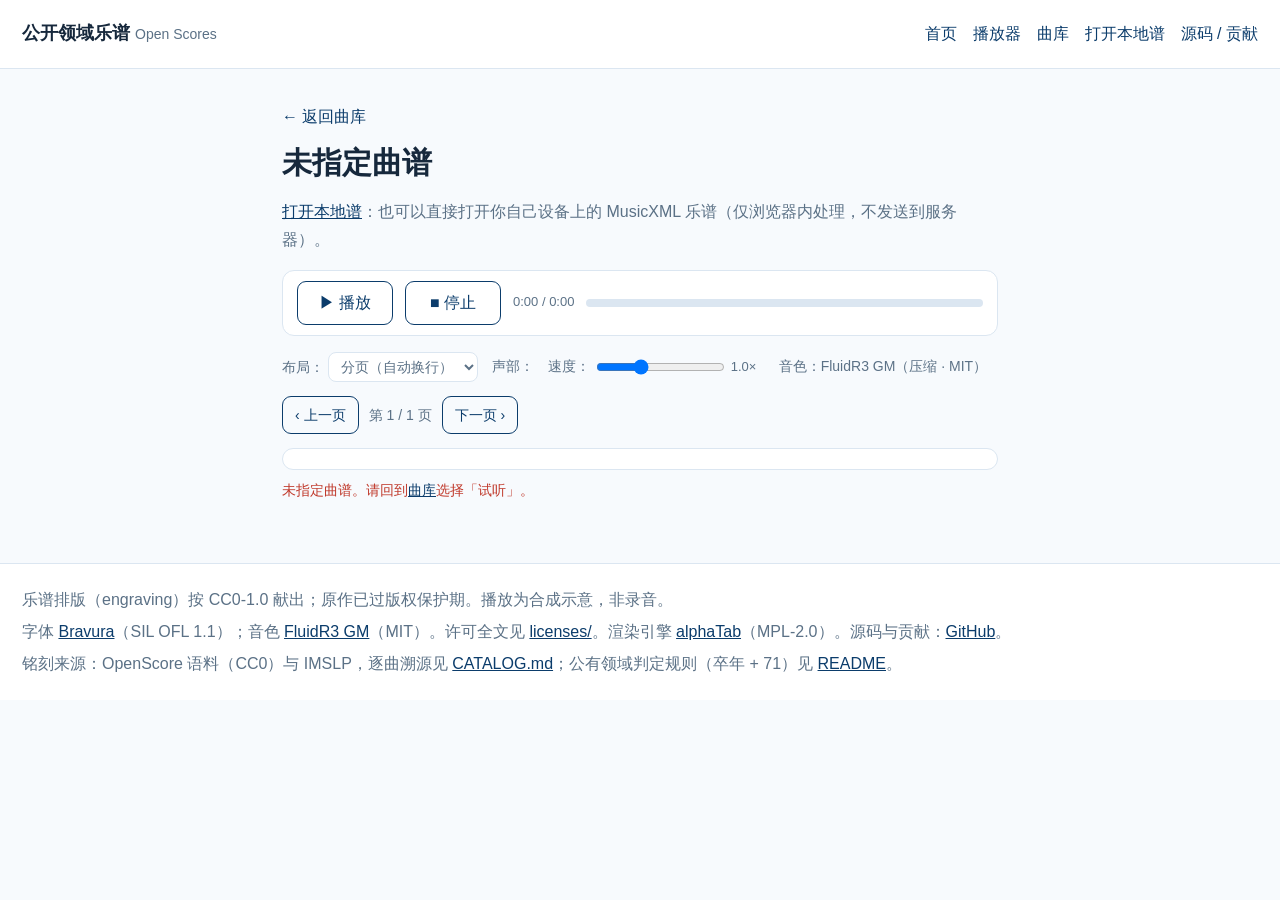
<file: player.html>
<!DOCTYPE html>
<html lang="zh-CN">
<head>
<meta charset="utf-8">
<meta name="viewport" content="width=device-width, initial-scale=1">
<link rel="icon" href="data:,">
<title>曲谱试听 · Open Scores</title>
<meta name="description" content="在线渲染并试听公开版权（CC0）乐谱：MusicXML 五线谱 + 合成播放。">
<link rel="stylesheet" href="style.css">
<style>
  .back { display:inline-block; margin:6px 0 4px; color:var(--accent); text-decoration:none; }
  .meta { color:var(--muted); font-size:14px; margin:6px 0 14px; }
  .meta a { color:var(--accent); }
  .player-bar {
    position:sticky; top:0; z-index:5; display:flex; align-items:center; gap:12px;
    background:var(--card); border:1px solid var(--line); border-radius:12px;
    padding:10px 14px; margin:6px 0 16px; flex-wrap:wrap;
  }
  .pbtn {
    font:inherit; cursor:pointer; border:1px solid var(--accent); color:var(--accent);
    background:transparent; border-radius:9px; padding:7px 14px; min-width:96px;
  }
  .pbtn:hover { background:var(--accent); color:var(--bg); }
  .ptime { font-variant-numeric:tabular-nums; color:var(--muted); font-size:13px; white-space:nowrap; }
  .pwrap { flex:1 1 160px; height:8px; background:var(--line); border-radius:6px; overflow:hidden; min-width:120px; }
  .pfill { height:100%; width:0%; background:var(--accent); transition:width .08s linear; }
  #alphaTab { width:100%; max-height:72vh; overflow:auto; border:1px solid var(--line); border-radius:12px; padding:10px; background:var(--card); }
  .status { color:var(--muted); font-size:14px; min-height:20px; margin-top:8px; }
  .err { color:#c0392b; }
  @media (prefers-color-scheme: dark){ #alphaTab { background:#fff; } #alphaTab { color:#16283c; } }
  .ctrl-row { display:flex; align-items:center; gap:14px; flex-wrap:wrap; margin:0 0 14px; }
  .ctrl-row label { color:var(--muted); font-size:14px; }
  .ctrl-row select { font:inherit; padding:5px 8px; border-radius:8px; border:1px solid var(--line); background:var(--card); color:inherit; }
  .pg { display:inline-flex; align-items:center; gap:10px; }
  .pbtn.sm { min-width:auto; padding:6px 12px; font-size:14px; }
  .pageInfo { color:var(--muted); font-size:14px; font-variant-numeric:tabular-nums; }
  /* 动态播放光标 */
  .at-cursor-beat { background:#c0392b !important; width:2px !important; }
  .at-cursor-bar  { background:rgba(192,57,43,0.30) !important; }
  .at-selection   { background:rgba(192,57,43,0.12) !important; }
  /* 音色库加载进度条（移动端/弱网可见） */
  .loadbar { height:6px; background:var(--line); border-radius:4px; overflow:hidden; margin-top:8px; }
  .loadfill { height:100%; width:0%; background:var(--accent); transition:width .12s linear; }
  .ctrl-row input[type=range]{ vertical-align:middle; }
  #speedVal { color:var(--muted); font-size:13px; min-width:34px; display:inline-block; }
</style>
</head>
<body>
<header class="site">
  <a class="brand" href="index.html">公开领域乐谱 <span>Open Scores</span></a>
  <nav>
    <a href="index.html">首页</a>
    <a href="player.html">播放器</a>
    <a href="library.html">曲库</a>
    <a href="my-score.html">打开本地谱</a>
    <a href="https://github.com/caiyc-xd/openscores">源码 / 贡献</a>
  </nav>
</header>
<main>
<a class="back" href="library.html">← 返回曲库</a>
<h1 id="title">曲谱试听</h1>
<div class="meta" id="meta">正在载入…</div>
<p class="muted"><a href="my-score.html">打开本地谱</a>：也可以直接打开你自己设备上的 MusicXML 乐谱（仅浏览器内处理，不发送到服务器）。</p>

<div class="player-bar">
  <button class="pbtn" id="play">▶ 播放</button>
  <button class="pbtn" id="stop">■ 停止</button>
  <span class="ptime" id="time">0:00 / 0:00</span>
  <div class="pwrap"><div class="pfill" id="fill"></div></div>
</div>

<div class="ctrl-row">
  <label>布局：
    <select id="layout">
      <option value="page">分页（自动换行）</option>
      <option value="horizontal">流式（横向滚动）</option>
    </select>
  </label>
  <label>声部：
    <select id="part" hidden>
      <option value="all">总谱（全部声部）</option>
    </select>
  </label>
  <label>速度：
    <input type="range" id="speed" min="0.5" max="2" step="0.05" value="1">
    <span id="speedVal">1.0×</span>
  </label>
  <label>音色：<span class="muted" title="随仓库分发的音色库，MIT 许可">FluidR3 GM（压缩 · MIT）</span></label>
  <span class="pg" id="pageCtl">
    <button class="pbtn sm" id="prevPage">‹ 上一页</button>
    <span class="pageInfo" id="pageInfo">第 1 / 1 页</span>
    <button class="pbtn sm" id="nextPage">下一页 ›</button>
  </span>
</div>

<div id="alphaTab"></div>
<div class="status" id="status">初始化渲染引擎…</div>
<div class="loadbar" id="loadbar" hidden><div class="loadfill" id="loadfill"></div></div>
</main>
<footer class="site">
  <p class="muted">乐谱排版（engraving）按 CC0-1.0 献出；原作已过版权保护期。播放为合成示意，非录音。</p>
  <p class="muted">字体 <a href="licenses/Bravura-OFL-1.1.txt" target="_blank" rel="noopener">Bravura</a>（SIL OFL 1.1）；音色 <a href="licenses/FluidR3Mono_GM-MIT.txt" target="_blank" rel="noopener">FluidR3 GM</a>（MIT）。许可全文见 <a href="licenses/" target="_blank" rel="noopener">licenses/</a>。渲染引擎 <a href="licenses/alphaTab-MPL-2.0.txt" target="_blank" rel="noopener">alphaTab</a>（MPL-2.0）。源码与贡献：<a href="https://github.com/caiyc-xd/openscores">GitHub</a>。</p>
  <p class="muted">铭刻来源：OpenScore 语料（CC0）与 IMSLP，逐曲溯源见 <a href="scores/CATALOG.md" target="_blank" rel="noopener">CATALOG.md</a>；公有领域判定规则（卒年 + 71）见 <a href="README.md" target="_blank" rel="noopener">README</a>。</p>
</footer>

<script src="player/alphaTab.min.js"></script>
<script src="player/navfix.js"></script>
<script>
const $ = s => document.querySelector(s);
const status = $("#status");

function fmt(ms){
  if(ms==null || isNaN(ms)) return "0:00";
  const s = Math.max(0, Math.floor(ms/1000));
  return Math.floor(s/60) + ":" + String(s%60).padStart(2,"0");
}
function canon(p){ return (p||"").replace(/\.(musicxml|xml|mxl)$/i,""); }
function esc(s){ return (s==null?"":String(s)).replace(/[&<>"]/g,c=>({"&":"&amp;","<":"&lt;",">":"&gt;",'"':"&quot;"}[c])); }

// 读取 ?score= 参数（相对路径，UTF-8 编码）
const params = new URLSearchParams(location.search);
if(location.protocol === "file:"){
  status.innerHTML = '<span class="err">检测到以 <b>file://</b> 方式打开：浏览器会禁止读取本地乐谱文件，因此会一直“正在载入”。'
    + '请改用本地服务器地址：<br><code>http://localhost:8080/player.html?score=…</code><br>'
    + '（本机已执行 <code>python3 -m http.server 8080</code>，保持该终端运行即可。）</span>';
  $("#title").textContent = "请用本地服务器打开";
  $("#meta").textContent = "";
} else {
  let scoreRel = params.get("score");
  if(!scoreRel){
    status.innerHTML = '<span class="err">未指定曲谱。请回到<a href="library.html">曲库</a>选择「试听」。</span>';
    $("#title").textContent = "未指定曲谱";
    $("#meta").textContent = "";
  } else {
    // 规范化扩展名为 .mxl（线上仅托管 .mxl）
    const mxlRel = scoreRel.replace(/\.(musicxml|xml)$/i,".mxl");
    loadScore(mxlRel);
  }
}

function loadScore(rel){
  status.textContent = "正在载入乐谱…";
  // 文件实际位于 scores/ 下；统一补全前缀，避免 alphaTab 去根目录找而 404
  const fileRel = /^scores\//.test(rel) ? rel : "scores/" + rel;
  // 通过构造期的 file 选项自动加载（alphaTab 内部会 fetch 并解压 .mxl）
  const api = new alphaTab.AlphaTabApi($("#alphaTab"), {
    file: fileRel,
    core: { engine: "svg", useWorkers: false },
    display: { layoutMode: alphaTab.LayoutMode.Page },
    player: { enablePlayer: true, soundFont: "player/FluidR3_GM.sf3", enableCursor: true }
  });
  window.__api = api;
  const root = $("#alphaTab");
  let pages = [], curPage = 0, playing = false;

  api.error.on(function(e){
    status.innerHTML = '<span class="err">载入错误：'+esc((e&&e.message)||e||"未知错误")+'</span>';
  });

  api.playerStateChanged.on(function(args){
    const Playing = (alphaTab.PlayerState && alphaTab.PlayerState.Playing) || 1;
    const st = (args && typeof args === "object") ? args.state : args;
    playing = (st===Playing);
    $("#play").textContent = playing ? "⏸ 暂停" : "▶ 播放";
  });
  api.playerPositionChanged.on(function(pos){
    const cur = pos ? pos.currentTime : 0, end = pos ? pos.endTime : 0;
    $("#time").textContent = fmt(cur) + " / " + fmt(end);
    if(end>0) $("#fill").style.width = (100*cur/end).toFixed(2) + "%";
    followCursor();
  });
  api.renderStarted.on(function(){ status.textContent = "正在渲染…"; });
  api.renderFinished.on(function(){
    status.textContent = "就绪。点击「播放」试听合成示意。";
    rebuildPages();
    setTimeout(rebuildPages, 400); // 兜底：首屏渲染 svg 可能晚于 renderFinished 入 DOM
  });
  api.scoreLoaded.on(function(){ status.textContent = "就绪。点击「播放」试听合成示意。";
    // D.S./D.C. 的停止点（Fine / To Coda）需按整谱标记补全，否则跳回去会一路播到曲末
    if(window.ScoreNavFix) window.ScoreNavFix.apply(api);
    rebuildPartOptions(); renderCurrent(); applyTrackAudio(); applySpeed();
    // 1.9.0 在播放器就绪前可能丢弃初期渲染：延迟补渲染，确保谱面出现
    setTimeout(forceRenderIfEmpty, 400); setTimeout(forceRenderIfEmpty, 1200);
    setTimeout(function(){ forceRenderIfEmpty(); if(root.querySelectorAll('svg').length>0) status.textContent = "就绪。点击「播放」试听合成示意。"; }, 2600); });
  // 播放器就绪（音色库+MIDI 就绪）时补渲染一次
  if(api.playerReady && api.playerReady.on){ api.playerReady.on(function(){ forceRenderIfEmpty(); }); }

  $("#play").onclick = () => { try { api.playPause(); } catch(e){ status.innerHTML='<span class="err">播放失败：'+esc(e.message)+'</span>'; } };
  $("#stop").onclick = () => { try { api.stop(); $("#fill").style.width="0%"; $("#time").textContent="0:00 / 0:00"; } catch(e){} };

  // —— 布局切换 + 分页翻页 ——
  const layoutSel = $("#layout"), pageCtl = $("#pageCtl");
  function rebuildPages(){
    pages = Array.from(root.querySelectorAll(".at-surface svg"));
    if(!pages.length) pages = Array.from(root.querySelectorAll("svg"));
    curPage = 0;
    updatePageInfo();
    if(layoutSel.value === "page") root.scrollTop = 0;
  }
  function updatePageInfo(){
    $("#pageInfo").textContent = "第 " + (pages.length ? curPage+1 : 0) + " / " + pages.length + " 页";
  }
  function goToPage(i){
    if(!pages.length) return;
    curPage = Math.max(0, Math.min(pages.length-1, i));
    const svg = pages[curPage];
    if(svg){
      const target = svg.getBoundingClientRect().top - root.getBoundingClientRect().top + root.scrollTop;
      root.scrollTop = target;
    }
    updatePageInfo();
  }
  function followCursor(){
    if(!playing) return;
    const c = document.querySelector(".at-cursor-beat");
    if(!c) return;
    const r = root.getBoundingClientRect(), cr = c.getBoundingClientRect(), m = 40;
    const top = cr.top - r.top, bottom = cr.bottom - r.top;
    if(top < m) root.scrollTop -= (m - top);
    else if(bottom > r.height - m) root.scrollTop += (bottom - (r.height - m));
    const left = cr.left - r.left;
    if(left < m) root.scrollLeft -= (m - left);
    else if(cr.right - r.left > r.width - m) root.scrollLeft += (cr.right - r.left - (r.width - m));
  }

  // —— 多声部：总谱 / 分谱 切换（renderTracks）——
  const partSel = $("#part");
  function currentTracks(){
    const sc = api.score;
    if(!sc) return null;
    if(partSel.value === "all") return sc.tracks;
    const i = parseInt(partSel.value, 10);
    return [sc.tracks[i]];
  }
  function renderCurrent(){
    const tr = currentTracks();
    if(tr && tr.length) api.renderTracks(tr);
  }
  function forceRenderIfEmpty(){
    if(api && api.score && root.querySelectorAll("svg").length === 0){ try { renderCurrent(); } catch(e){} }
  }
  function rebuildPartOptions(){
    const sc = api.score;
    if(!sc || !sc.tracks.length) return;
    partSel.hidden = false;
    const cur = partSel.value || "all";
    partSel.innerHTML = '<option value="all">总谱（全部声部）</option>'
      + sc.tracks.map((t,i)=>{
          const lines = t.staves.length>1 ? `（${t.staves.length} 行）` : "";
          return `<option value="${i}">${esc(t.name || ("声部"+(i+1)))}${lines}</option>`;
        }).join("");
    partSel.value = cur;
  }
  partSel.addEventListener("change", function(){ status.textContent = "正在渲染…"; renderCurrent(); applyTrackAudio(); });
  rebuildPartOptions();

  // —— 分谱只听该声部（独奏）+ 速度 + 音色库动态切换 + 加载进度 ——
  function safeSolo(k, on){ try { api.changeTrackSolo(k, on); } catch(e){} }
  function applyTrackAudio(){
    const sc = api.score; if(!sc) return;
    const n = sc.tracks.length;
    const solo = (partSel.value === "all") ? -1 : parseInt(partSel.value, 10);
    for(let k=0;k<n;k++) safeSolo(k, k===solo);
  }
  // 速度（播放速率）
  const speedEl = $("#speed"), speedVal = $("#speedVal");
  function applySpeed(){ const v = parseFloat(speedEl.value); speedVal.textContent = v.toFixed(1)+"×"; if(api.player) api.player.playbackSpeed = v; }
  speedEl.addEventListener("input", applySpeed);
  // 音色库切换（支持已就位的压缩 sf3）
  // 音色库加载进度
  function showLoad(p){ const b=$("#loadbar"); b.hidden = (p>=1); $("#loadfill").style.width = Math.max(0,Math.min(100,p*100)).toFixed(0)+"%"; }
  function hideLoad(){ const b=$("#loadbar"); b.hidden=true; $("#loadfill").style.width="0%"; }
  if(api.soundFontLoad && api.soundFontLoad.on){
    api.soundFontLoad.on(function(p){
      const frac = (p && typeof p==="object" && p.total) ? (p.current/p.total) : (typeof p==="number" ? p : 0);
      showLoad(frac||0);
    });
  }
  api.soundFontLoaded.on(function(){ hideLoad(); });
  if(api.soundFontLoadFailed && api.soundFontLoadFailed.on){
    api.soundFontLoadFailed.on(function(e){
      hideLoad();
      // 回退音色库（来源不明许可）已移除：直接给出可执行的排查提示
      status.innerHTML = '<span class="err">音色库加载失败：'+esc((e&&e.message)||"")+
        '（请确认 player/FluidR3_GM.sf3 已随仓库完整下载，并刷新页面重试）</span>';
    });
  }

  pageCtl.hidden = (layoutSel.value !== "page");
  layoutSel.addEventListener("change", function(){
    const isPage = layoutSel.value === "page";
    pageCtl.hidden = !isPage;
    api.settings.display.layoutMode = isPage ? alphaTab.LayoutMode.Page : alphaTab.LayoutMode.Horizontal;
    renderCurrent();
  });
  $("#prevPage").addEventListener("click", () => goToPage(curPage-1));
  $("#nextPage").addEventListener("click", () => goToPage(curPage+1));
  setTimeout(rebuildPages, 2000); // 首屏兜底：渲染较慢时确保分页索引正确

  // 从 catalog 取元数据（作曲家/贡献人/源）做署名
  fetch("scores/catalog.json").then(r=>r.json()).then(cat=>{
    const relKey = rel.replace(/^scores\//, "");
    const piece = (cat.pieces||[]).find(p => canon(p.path)===canon(relKey));
    if(piece){
      $("#title").textContent = piece.title || rel;
      const src = piece.source_url || piece.imslp || "";
      const srcCell = src ? ' · <a href="'+esc(src)+'" target="_blank" rel="noopener">源站 ↗</a>' : "";
      $("#meta").innerHTML =
        esc(piece.composer) + (piece.born?(" ("+esc(piece.born)+"–"+esc(piece.died)+")"):"")
        + ' · 贡献人：' + esc(piece.contributor||"—")
        + srcCell;
    }
  }).catch(()=>{});

  // 看门狗：若 12 秒仍未就绪，给出排查指引（避免一直“哑等”）
  setTimeout(function(){
    if(/正在载入|正在渲染/.test(status.textContent)){
      status.innerHTML = '<span class="err">加载超时（12s）。若已通过 http:// 访问：按 F12 打开控制台，把红色报错截图发我；'
        + '常见原因：乐谱路径 404，或 Bravura 字体未加载（需 player/font/ 目录）。</span>';
    }
  }, 12000);
}
</script>
</body>
</html>
</file>
<file: style.css>
/* 乐谱学伴儿 站点样式：轻量、无依赖、深浅色自适应 */
:root {
  --bg: #f7fafd; --fg: #16283c; --muted: #5b7186;
  --accent: #0b3c6b; --card: #ffffff; --line: #dbe6f1;
}
@media (prefers-color-scheme: dark) {
  :root { --bg:#0f1720; --fg:#e6eef7; --muted:#9fb3c8; --accent:#8ec5ff; --card:#16212c; --line:#24313d; }
}
* { box-sizing: border-box; }
body {
  margin: 0; background: var(--bg); color: var(--fg);
  font: 16px/1.75 -apple-system, "SF Pro Text", "PingFang SC", "Helvetica Neue", sans-serif;
}
header.site, footer.site {
  display: flex; gap: 16px; align-items: baseline; flex-wrap: wrap;
  padding: 18px 22px; border-bottom: 1px solid var(--line); background: var(--card);
}
footer.site { border-bottom: 0; border-top: 1px solid var(--line); display: block; color: var(--muted); }
.brand { font-weight: 700; font-size: 18px; color: var(--fg); text-decoration: none; }
.brand span { color: var(--muted); font-weight: 400; font-size: 14px; }
header nav { margin-left: auto; display: flex; gap: 16px; }
header nav a { color: var(--accent); text-decoration: none; }
main { max-width: 760px; margin: 0 auto; padding: 28px 22px 60px; }
img { max-width: 100%; height: auto; border-radius: 10px; border: 1px solid var(--line);
      margin: 10px 0; display: block; }
h1 { font-size: 30px; line-height: 1.3; margin: 8px 0 6px; }
h2 { font-size: 21px; margin: 34px 0 10px; }
h3 { font-size: 17px; margin: 24px 0 8px; }
p, li { color: var(--fg); }
code { background: var(--card); border: 1px solid var(--line); border-radius: 5px; padding: 1px 5px; font-size: 90%; }
a { color: var(--accent); }
ul { padding-left: 22px; }
.lead { color: var(--muted); font-size: 17px; }
.card {
  background: var(--card); border: 1px solid var(--line); border-radius: 12px;
  padding: 16px 18px; margin: 18px 0;
}
.muted { color: var(--muted); }
footer.site p { margin: 4px 0; }
</file>
